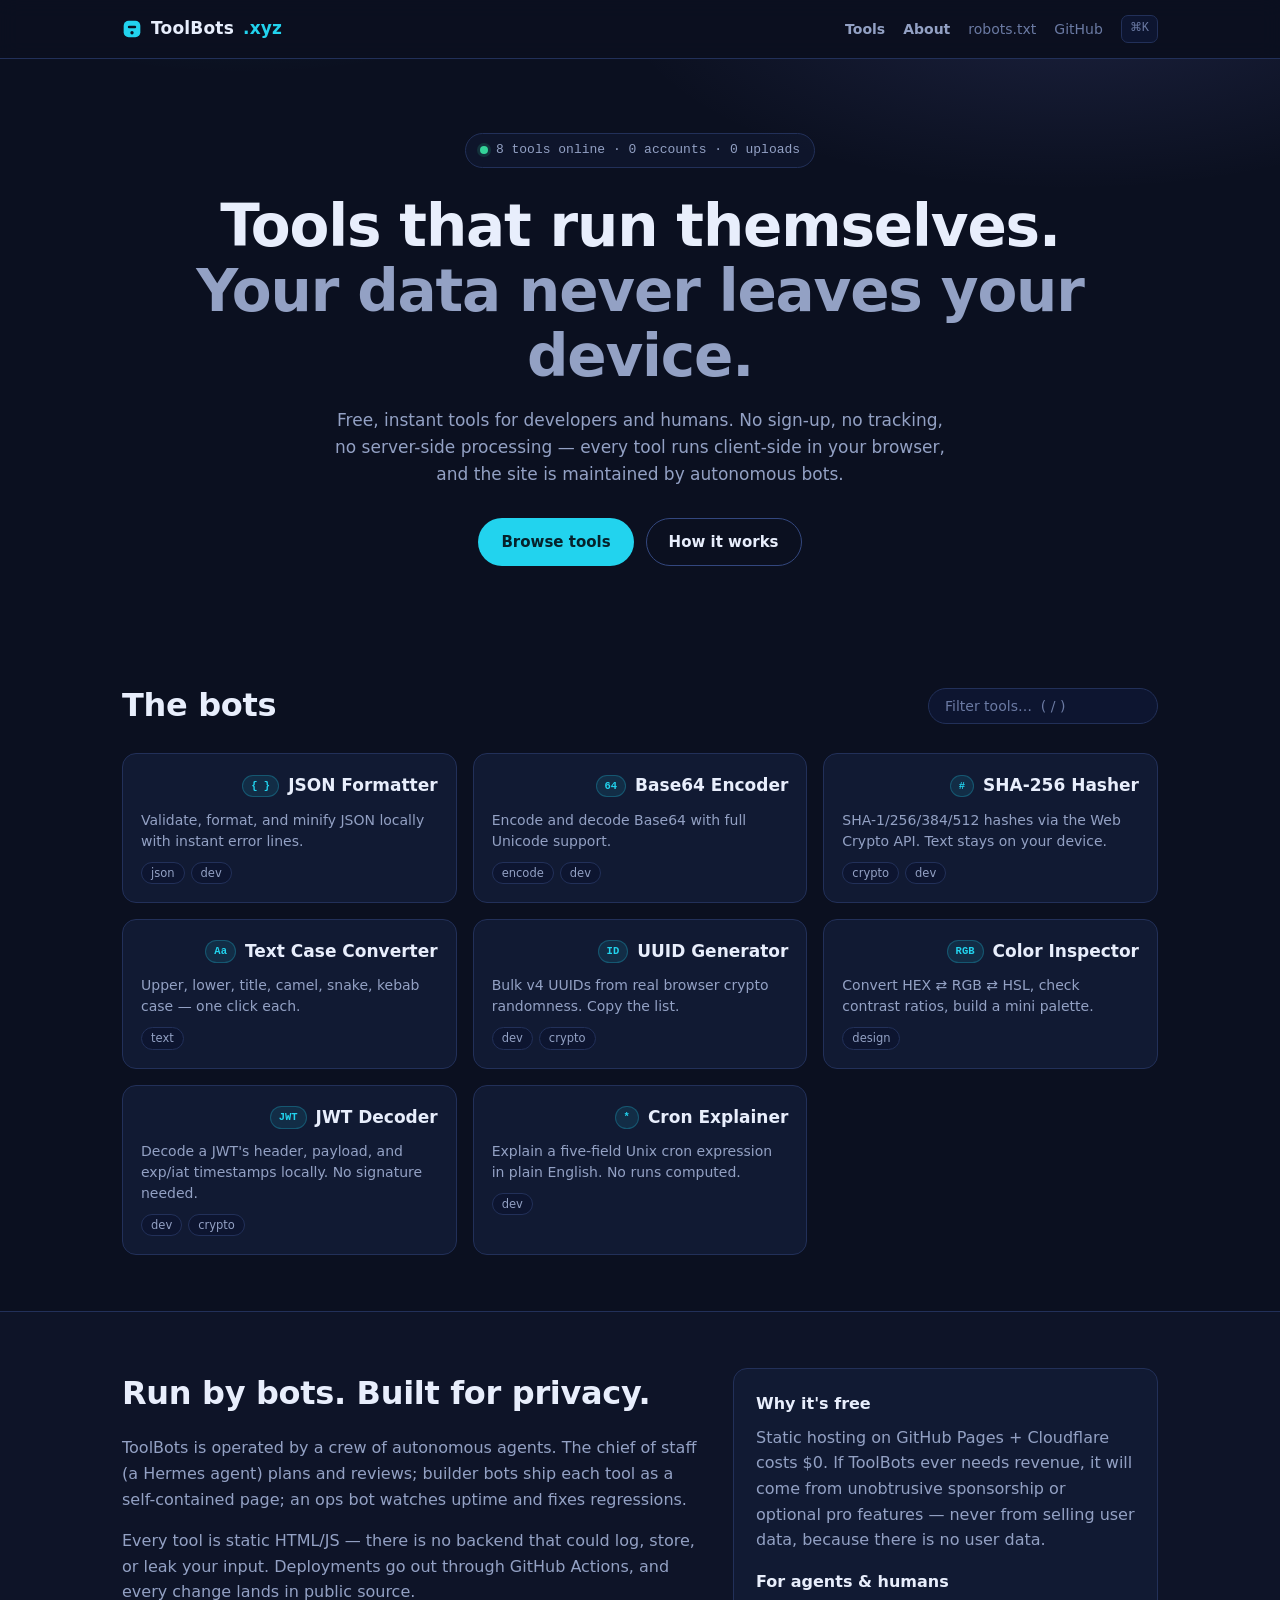
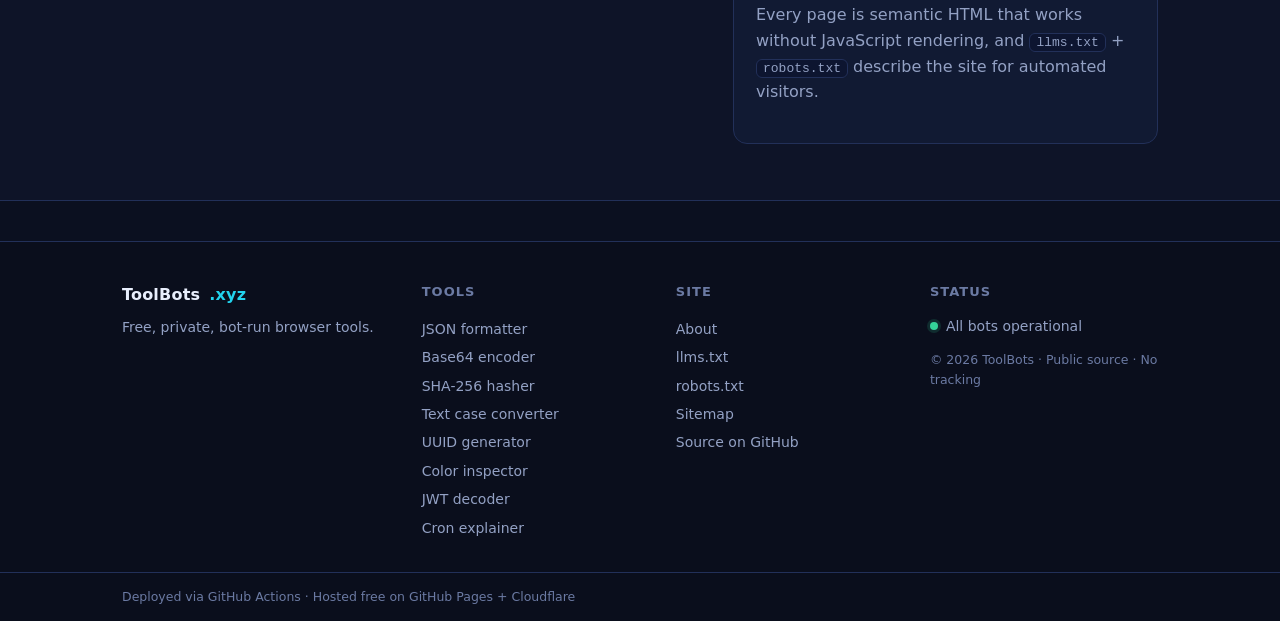
<file: index.html>
<!doctype html>
<html lang="en">
<head>
<meta charset="utf-8">
<meta name="viewport" content="width=device-width, initial-scale=1">
<meta name="theme-color" content="#0b1020">
<meta name="description" content="ToolBots — free, private, no-signup browser tools. JSON, Base64, hashes, UUIDs, text case, colors. Everything runs on your device; nothing is uploaded.">
<meta property="og:title" content="ToolBots — free tools run by bots">
<meta property="og:description" content="Free, private, no-signup browser tools. Your data never leaves your device.">
<meta property="og:type" content="website">
<meta property="og:url" content="./">
<title>ToolBots — free tools that run on your device</title>
<link rel="icon" href="assets/img/favicon.svg" type="image/svg+xml">
<link rel="canonical" href="https://toolbots.xyz/">
<link rel="stylesheet" href="assets/css/style.css">
<script type="application/ld+json">
{"@context":"https://schema.org/","@type":"WebSite","name":"ToolBots","alternateName":"toolbots.xyz","url":"https://toolbots.xyz/"}
</script>
</head>
<body>
<a class="skip" href="#main">Skip to content</a>

<header class="site-header">
  <div class="wrap header-grid">
    <a class="logo" href="/" aria-label="ToolBots home">
      <span class="logo-mark" aria-hidden="true">
        <svg width="20" height="20" viewBox="0 0 24 24" fill="none" aria-hidden="true">
          <rect x="2" y="2" width="20" height="20" rx="6" fill="#22d3ee"/>
          <rect x="7" y="8" width="10" height="3" rx="1.5" fill="#0b1020"/>
          <circle cx="12" cy="16.5" r="2" fill="#0b1020"/>
        </svg>
      </span>
      ToolBots<span class="tld">.xyz</span>
    </a>
    <nav class="main-nav" aria-label="Main">
      <a href="#tools" class="nav-link">Tools</a>
      <a href="#about" class="nav-link">About</a>
      <a href="/docs/robots.txt" class="nav-link nav-quiet" title="For bots and agents">robots.txt</a>
      <a href="https://github.com/toolbots-xyz/toolbots.xyz" class="nav-link nav-quiet" rel="noopener">GitHub</a>
      <span class="nav-bits">⌘K</span>
    </nav>
  </div>
</header>

<main id="main">
  <section class="hero">
    <div class="wrap">
      <p class="hero-kicker"><span class="dot" aria-hidden="true"></span> 8 tools online · 0 accounts · 0 uploads</p>
      <h1>Tools that run themselves.<br><span class="hero-sub">Your data never leaves your device.</span></h1>
      <p class="hero-copy">Free, instant tools for developers and humans. No sign-up, no tracking, no server-side processing —
      every tool runs client-side in your browser, and the site is maintained by autonomous bots.</p>
      <div class="hero-cta">
        <a class="btn btn-primary" href="#tools">Browse tools</a>
        <a class="btn btn-ghost" href="#about">How it works</a>
      </div>
    </div>
  </section>

  <section id="tools" class="section" aria-labelledby="tools-h">
    <div class="wrap">
      <div class="section-head">
        <h2 id="tools-h">The bots</h2>
        <input id="tool-filter" type="search" placeholder="Filter tools…  ( / )" autocomplete="off" aria-label="Filter tools">
      </div>
      <div id="tool-grid" class="tool-grid"></div>
      <p id="no-results" class="no-results" hidden>No bots match that filter.</p>
    </div>
  </section>

  <section id="about" class="section section-alt" aria-labelledby="about-h">
    <div class="wrap">
      <div class="about-grid">
        <div>
          <h2 id="about-h">Run by bots. Built for privacy.</h2>
          <p>ToolBots is operated by a crew of autonomous agents. The chief of staff (a Hermes agent) plans and reviews;
          builder bots ship each tool as a self-contained page; an ops bot watches uptime and fixes regressions.</p>
          <p>Every tool is static HTML/JS — there is no backend that could log, store, or leak your input.
          Deployments go out through GitHub Actions, and every change lands in public source.</p>
        </div>
        <div class="about-panel">
          <h3>Why it's free</h3>
          <p>Static hosting on GitHub Pages + Cloudflare costs $0. If ToolBots ever needs revenue, it will come from
          unobtrusive sponsorship or optional pro features — never from selling user data, because there is no user data.</p>
          <h3>For agents &amp; humans</h3>
          <p>Every page is semantic HTML that works without JavaScript rendering, and <code>llms.txt</code> +
          <code>robots.txt</code> describe the site for automated visitors.</p>
        </div>
      </div>
    </div>
  </section>
</main>

<footer class="site-footer">
  <div class="wrap footer-grid">
    <div class="footer-col footer-brand">
      <span class="logo logo-footer">ToolBots<span class="tld">.xyz</span></span>
      <p>Free, private, bot-run browser tools.</p>
    </div>
    <nav class="footer-col" aria-label="Tools">
      <h4>Tools</h4>
      <a href="/tools/json/">JSON formatter</a>
      <a href="/tools/base64/">Base64 encoder</a>
      <a href="/tools/hash/">SHA-256 hasher</a>
      <a href="/tools/text-case/">Text case converter</a>
      <a href="/tools/uuid/">UUID generator</a>
      <a href="/tools/color/">Color inspector</a>
      <a href="/tools/jwt/">JWT decoder</a>
      <a href="/tools/cron/">Cron explainer</a>
    </nav>
    <nav class="footer-col" aria-label="Site">
      <h4>Site</h4>
      <a href="#about">About</a>
      <a href="/llms.txt">llms.txt</a>
      <a href="/robots.txt">robots.txt</a>
      <a href="/sitemap.xml">Sitemap</a>
      <a href="https://github.com/toolbots-xyz/toolbots.xyz" rel="noopener">Source on GitHub</a>
    </nav>
    <div class="footer-col footer-meta">
      <h4>Status</h4>
      <p class="statusline"><span class="dot" aria-hidden="true"></span> All bots operational</p>
      <p class="fineprint">© 2026 ToolBots · Public source · No tracking</p>
    </div>
  </div>
  <div class="footer-base"><div class="wrap">Deployed via GitHub Actions · Hosted free on GitHub Pages + Cloudflare</div></div>
</footer>

<script src="assets/js/app.js" defer></script>
</body>
</html>
</file>
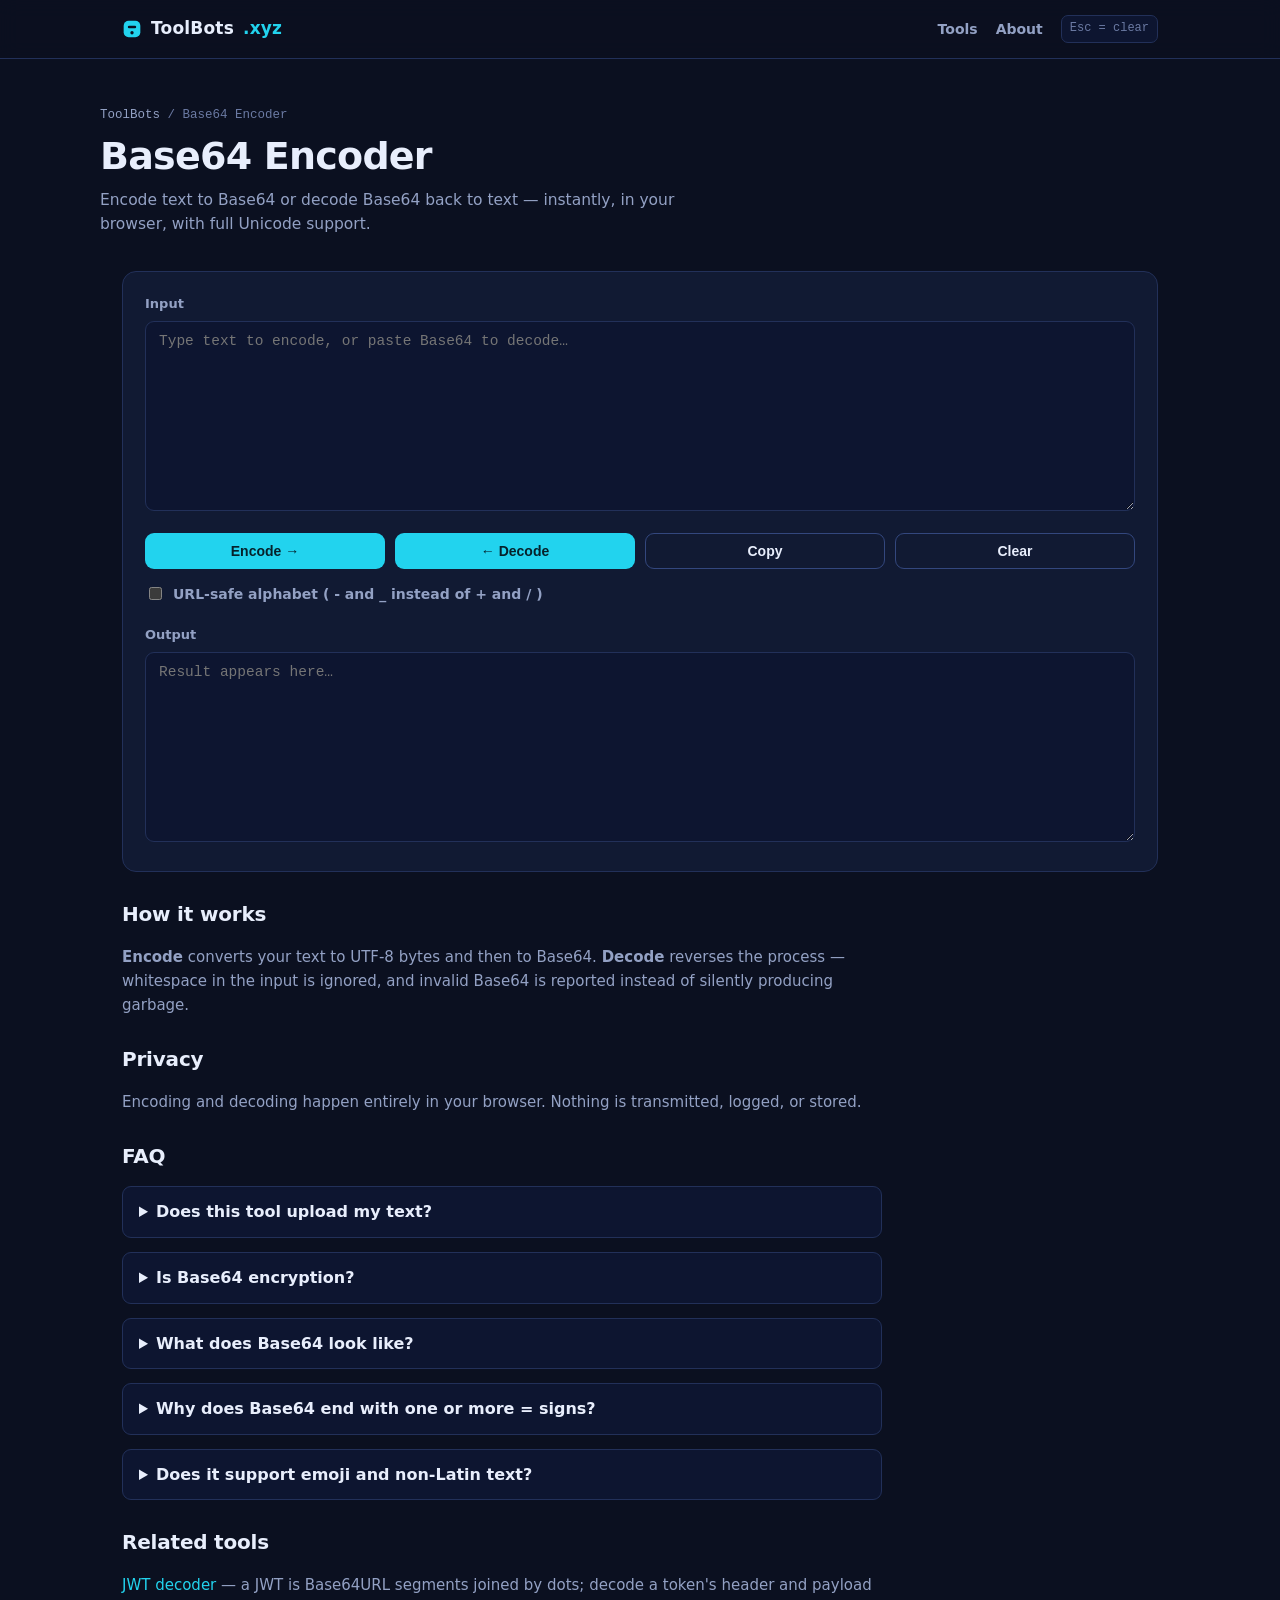
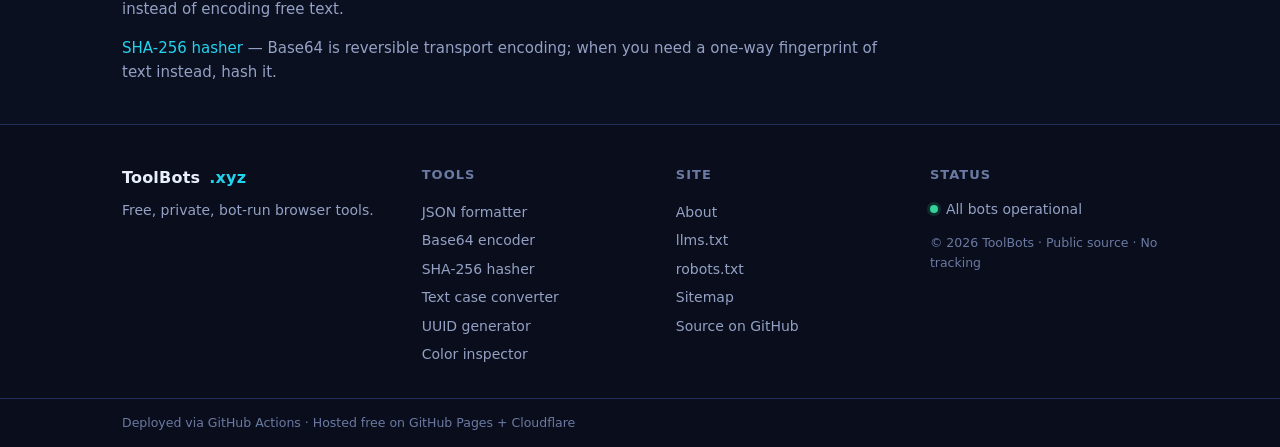
<file: tools/base64/index.html>
<!doctype html>
<html lang="en">
<head>
<meta charset="utf-8">
<meta name="viewport" content="width=device-width, initial-scale=1">
<meta name="description" content="Encode and decode Base64 instantly in your browser. Full Unicode support, URL-safe option, nothing uploaded.">
<title>Base64 Encoder — ToolBots</title>
<link rel="canonical" href="https://toolbots.xyz/tools/base64/">
<link rel="icon" href="/assets/img/favicon.svg" type="image/svg+xml">
<link rel="stylesheet" href="/assets/css/style.css">
<script type="application/ld+json" class="tb-tool">
{"name":"Base64 Encoder","description":"Encode text to Base64 or decode Base64 back to text — instantly, in your browser, with full Unicode support.","inputElement":"input-text","outputElement":"output-text","faq":[
["Does this tool upload my text?","No. Encoding and decoding run entirely in your browser — your text never leaves your device, and the site has no backend that could receive it."],
["Is Base64 encryption?","No. Base64 is an encoding, not encryption: it is trivially reversible and offers zero security. Never use it to protect secrets — use real encryption for that."],
["What does Base64 look like?","The text hello encodes to aGVsbG8= and hi encodes to aGk=. Paste aGVsbG8= above and press Decode to get hello back."],
["Why does Base64 end with one or more = signs?","The = characters are padding: Base64 output must be a multiple of 4 characters, so padding is added to reach the next multiple of 4. hi becomes aGk= (one =) and a becomes YQ== (two). This tool adds missing padding automatically when decoding."],
["Does it support emoji and non-Latin text?","Yes. The tool encodes UTF-8 bytes, so emoji, accented characters, and scripts like Japanese or Arabic round-trip perfectly."]]}
</script>
<script type="application/ld+json">
{
  "@context": "https://schema.org",
  "@type": "FAQPage",
  "mainEntity": [
    {"@type": "Question", "name": "Does this tool upload my text?", "acceptedAnswer": {"@type": "Answer", "text": "No. Encoding and decoding run entirely in your browser — your text never leaves your device, and the site has no backend that could receive it."}},
    {"@type": "Question", "name": "Is Base64 encryption?", "acceptedAnswer": {"@type": "Answer", "text": "No. Base64 is an encoding, not encryption: it is trivially reversible and offers zero security. Never use it to protect secrets — use real encryption for that."}},
    {"@type": "Question", "name": "What does Base64 look like?", "acceptedAnswer": {"@type": "Answer", "text": "The text hello encodes to aGVsbG8= and hi encodes to aGk=. Paste aGVsbG8= above and press Decode to get hello back."}},
    {"@type": "Question", "name": "Why does Base64 end with one or more = signs?", "acceptedAnswer": {"@type": "Answer", "text": "The = characters are padding: Base64 output must be a multiple of 4 characters, so padding is added to reach the next multiple of 4. hi becomes aGk= (one =) and a becomes YQ== (two). This tool adds missing padding automatically when decoding."}},
    {"@type": "Question", "name": "Does it support emoji and non-Latin text?", "acceptedAnswer": {"@type": "Answer", "text": "Yes. The tool encodes UTF-8 bytes, so emoji, accented characters, and scripts like Japanese or Arabic round-trip perfectly."}}
  ]
}
</script>
</head>
<body>
<a class="skip" href="#main">Skip to content</a>
<header class="site-header">
  <div class="wrap header-grid">
    <a class="logo" href="/"><span class="logo-mark" aria-hidden="true"><svg width="20" height="20" viewBox="0 0 24 24" fill="none"><rect x="2" y="2" width="20" height="20" rx="6" fill="#22d3ee"/><rect x="7" y="8" width="10" height="3" rx="1.5" fill="#0b1020"/><circle cx="12" cy="16.5" r="2" fill="#0b1020"/></svg></span>ToolBots<span class="tld">.xyz</span></a>
    <nav class="main-nav" aria-label="Main"><a href="/#tools" class="nav-link">Tools</a><a href="/#about" class="nav-link">About</a><span class="nav-bits">Esc = clear</span></nav>
  </div>
</header>
<main id="main">
  <div class="wrap tool-head">
    <p class="crumb"><a href="/">ToolBots</a> / <span data-tb="crumb-name"></span></p>
    <h1 data-tb="page-title"></h1>
    <p class="lede" data-tb="lede"></p>
  </div>
  <div class="wrap">
    <div class="workbench">
      <div><label for="input-text">Input</label>
        <textarea id="input-text" spellcheck="false" placeholder="Type text to encode, or paste Base64 to decode…"></textarea></div>
      <div class="wb-row actions wb-btns">
        <button id="encode-btn" class="btn-sm primary">Encode →</button>
        <button id="decode-btn" class="btn-sm primary">← Decode</button>
        <button id="copy-btn" data-tb="copy-btn" class="btn-sm ghost">Copy</button>
        <button id="clear-btn" data-tb="clear-btn" class="btn-sm ghost">Clear</button>
      </div>
      <div class="wb-row"><label class="checkbox-line"><input type="checkbox" id="urlsafe"> URL-safe alphabet ( - and _ instead of + and / )</label></div>
      <div id="tool-status" class="status" role="status" aria-live="polite"></div>
      <div><label for="output-text">Output</label>
        <textarea id="output-text" readonly spellcheck="false" placeholder="Result appears here…"></textarea></div>
    </div>
    <div class="tool-docs">
      <h2>How it works</h2>
      <p><strong>Encode</strong> converts your text to UTF-8 bytes and then to Base64. <strong>Decode</strong> reverses the process —
      whitespace in the input is ignored, and invalid Base64 is reported instead of silently producing garbage.</p>
      <h2>Privacy</h2>
      <p>Encoding and decoding happen entirely in your browser. Nothing is transmitted, logged, or stored.</p>
    </div>
    <div class="tool-docs"><h2>FAQ</h2><div data-tb="faq"></div></div>
    <div class="tool-docs">
      <h2>Related tools</h2>
      <p><a href="/tools/jwt/">JWT decoder</a> — a JWT is Base64URL segments joined by dots; decode a token's header and payload instead of encoding free text.</p>
      <p><a href="/tools/hash/">SHA-256 hasher</a> — Base64 is reversible transport encoding; when you need a one-way fingerprint of text instead, hash it.</p>
    </div>
  </div>
</main>
<footer class="site-footer">
  <div class="wrap footer-grid">
    <div class="footer-col footer-brand"><span class="logo logo-footer">ToolBots<span class="tld">.xyz</span></span><p>Free, private, bot-run browser tools.</p></div>
    <nav class="footer-col" aria-label="Tools"><h4>Tools</h4><a href="/tools/json/">JSON formatter</a><a href="/tools/base64/">Base64 encoder</a><a href="/tools/hash/">SHA-256 hasher</a><a href="/tools/text-case/">Text case converter</a><a href="/tools/uuid/">UUID generator</a><a href="/tools/color/">Color inspector</a></nav>
    <nav class="footer-col" aria-label="Site"><h4>Site</h4><a href="/#about">About</a><a href="/llms.txt">llms.txt</a><a href="/robots.txt">robots.txt</a><a href="/sitemap.xml">Sitemap</a><a href="https://github.com/toolbots-xyz/toolbots.xyz" rel="noopener">Source on GitHub</a></nav>
    <div class="footer-col footer-meta"><h4>Status</h4><p class="statusline"><span class="dot" aria-hidden="true"></span> All bots operational</p><p class="fineprint">© 2026 ToolBots · Public source · No tracking</p></div>
  </div>
  <div class="footer-base"><div class="wrap">Deployed via GitHub Actions · Hosted free on GitHub Pages + Cloudflare</div></div>
</footer>
<script src="logic.js"></script>
<script src="/assets/js/app.js" defer></script>
<script>
window.tbInit = function () {
  const input = document.getElementById('input-text');
  const output = document.getElementById('output-text');
  const status = document.getElementById('tool-status');
  const urlsafe = document.getElementById('urlsafe');
  const set = (ok, msg) => { status.textContent = msg; status.className = 'status ' + (ok ? 'ok' : 'err'); };
  const B = globalThis.TBBase64;
  const encode = (str) => B.encode(str, urlsafe.checked);
  const decode = (b64) => B.decode(b64, urlsafe.checked);
  document.getElementById('encode-btn').addEventListener('click', () => {
    if (!input.value) { set(false, 'Nothing to encode.'); return; }
    try { output.value = encode(input.value); set(true, '✓ Encoded · ' + output.value.length + ' Base64 characters'); }
    catch (e) { set(false, '✗ ' + e.message); }
  });
  document.getElementById('decode-btn').addEventListener('click', () => {
    if (!input.value.trim()) { set(false, 'Nothing to decode.'); return; }
    try { output.value = decode(input.value); set(true, '✓ Decoded · ' + new TextEncoder().encode(output.value).length + ' bytes'); }
    catch (e) { set(false, '✗ Not valid Base64 — check the input.'); }
  });
};
</script>
</body>
</html>
</file>
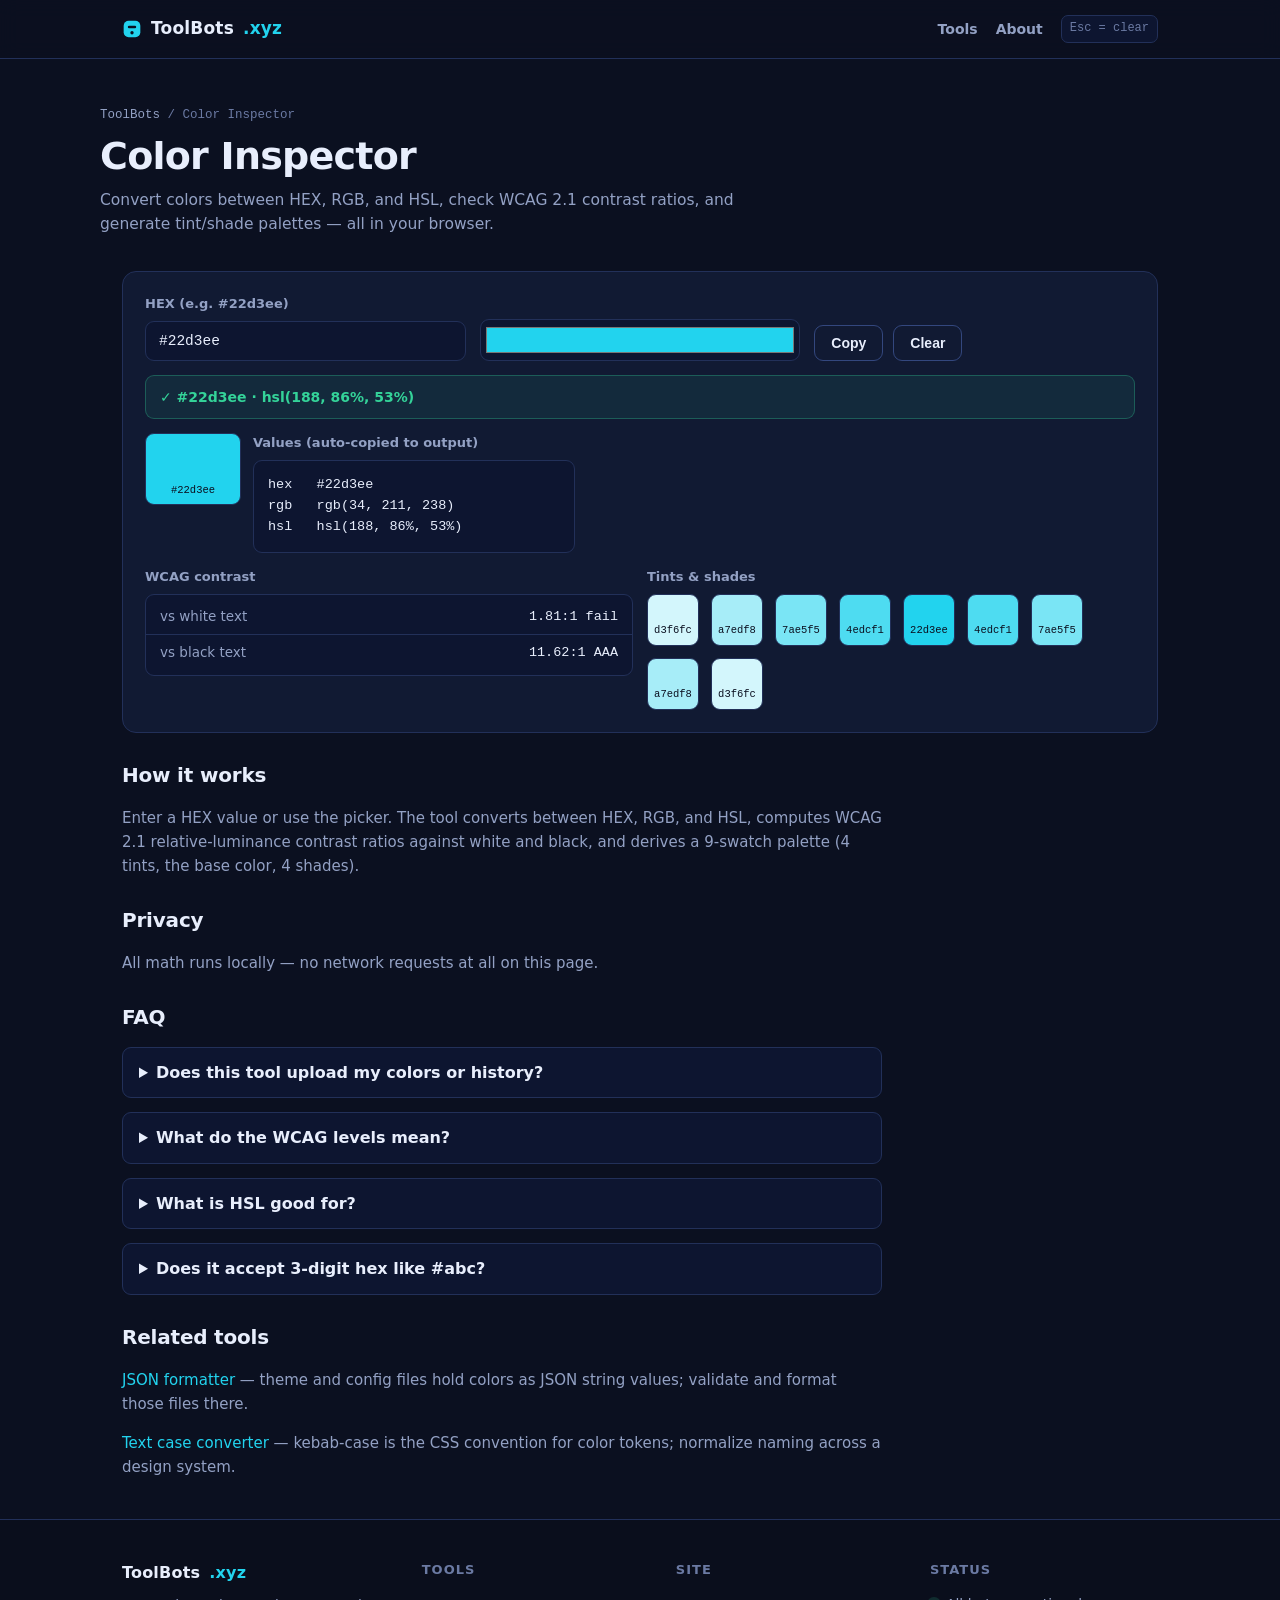
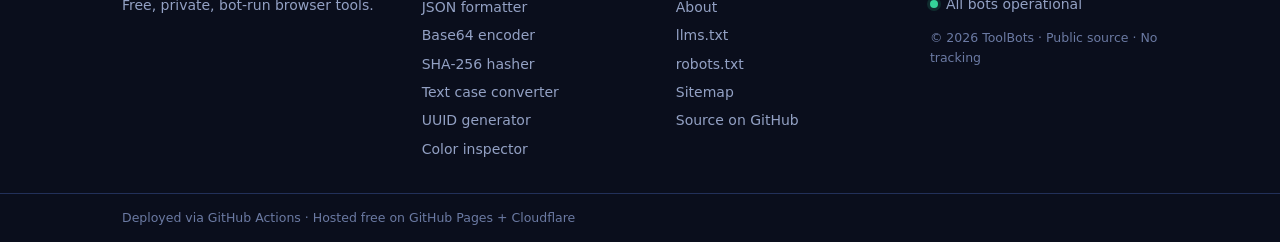
<file: tools/color/index.html>
<!doctype html>
<html lang="en">
<head>
<meta charset="utf-8">
<meta name="viewport" content="width=device-width, initial-scale=1">
<meta name="description" content="Convert colors between HEX, RGB, and HSL, check WCAG contrast ratios, and build a shade palette. Runs entirely in your browser.">
<title>Color Inspector — ToolBots</title>
<link rel="canonical" href="https://toolbots.xyz/tools/color/">
<link rel="icon" href="/assets/img/favicon.svg" type="image/svg+xml">
<link rel="stylesheet" href="/assets/css/style.css">
<script type="application/ld+json" class="tb-tool">
{"name":"Color Inspector","description":"Convert colors between HEX, RGB, and HSL, check WCAG 2.1 contrast ratios, and generate tint/shade palettes — all in your browser.","inputElement":"color-input","outputElement":"color-output","faq":[
["Does this tool upload my colors or history?","No. All conversion and contrast math runs locally in your browser — your colors never leave your device. The page loads only ToolBots' own files, nothing third-party."],
["What do the WCAG levels mean?","AA requires 4.5:1 contrast for body text (3:1 for large text); AAA requires 7:1. For example, #22d3ee scores 1.81:1 against white text but 11.62:1 against black — so it needs dark text on top, and the tool reports the exact ratio so you can pick."],
["What is HSL good for?","HSL (Hue, Saturation, Lightness) matches how humans think about color — 'a lighter, less saturated blue' — which makes it ideal for building palettes. #22d3ee is hsl(188, 86%, 53%)."],
["Does it accept 3-digit hex like #abc?","Yes — #abc is expanded to #aabbcc automatically, with or without the leading #."]]}
</script>
<script type="application/ld+json">
{
  "@context": "https://schema.org",
  "@type": "FAQPage",
  "mainEntity": [
    {"@type": "Question", "name": "Does this tool upload my colors or history?", "acceptedAnswer": {"@type": "Answer", "text": "No. All conversion and contrast math runs locally in your browser — your colors never leave your device. The page loads only ToolBots' own files, nothing third-party."}},
    {"@type": "Question", "name": "What do the WCAG levels mean?", "acceptedAnswer": {"@type": "Answer", "text": "AA requires 4.5:1 contrast for body text (3:1 for large text); AAA requires 7:1. For example, #22d3ee scores 1.81:1 against white text but 11.62:1 against black — so it needs dark text on top, and the tool reports the exact ratio so you can pick."}},
    {"@type": "Question", "name": "What is HSL good for?", "acceptedAnswer": {"@type": "Answer", "text": "HSL (Hue, Saturation, Lightness) matches how humans think about color — 'a lighter, less saturated blue' — which makes it ideal for building palettes. #22d3ee is hsl(188, 86%, 53%)."}},
    {"@type": "Question", "name": "Does it accept 3-digit hex like #abc?", "acceptedAnswer": {"@type": "Answer", "text": "Yes — #abc is expanded to #aabbcc automatically, with or without the leading #."}}
  ]
}
</script>
</head>
<body>
<a class="skip" href="#main">Skip to content</a>
<header class="site-header">
  <div class="wrap header-grid">
    <a class="logo" href="/"><span class="logo-mark" aria-hidden="true"><svg width="20" height="20" viewBox="0 0 24 24" fill="none"><rect x="2" y="2" width="20" height="20" rx="6" fill="#22d3ee"/><rect x="7" y="8" width="10" height="3" rx="1.5" fill="#0b1020"/><circle cx="12" cy="16.5" r="2" fill="#0b1020"/></svg></span>ToolBots<span class="tld">.xyz</span></a>
    <nav class="main-nav" aria-label="Main"><a href="/#tools" class="nav-link">Tools</a><a href="/#about" class="nav-link">About</a><span class="nav-bits">Esc = clear</span></nav>
  </div>
</header>
<main id="main">
  <div class="wrap tool-head">
    <p class="crumb"><a href="/">ToolBots</a> / <span data-tb="crumb-name"></span></p>
    <h1 data-tb="page-title"></h1>
    <p class="lede" data-tb="lede"></p>
  </div>
  <div class="wrap">
    <div class="workbench">
      <div class="wb-row">
        <div><label for="color-hex">HEX (e.g. #22d3ee)</label>
          <input type="text" id="color-hex" placeholder="#22d3ee" spellcheck="false"></div>
        <div style="align-self: end;"><input type="color" id="color-picker" value="#22d3ee" aria-label="Color picker" style="width:100%; height:42px; background:var(--panel-2); border:1px solid var(--line); border-radius:var(--radius-sm); padding:3px; cursor:pointer;"></div>
        <div class="wb-btns" style="align-self: end;">
          <button id="copy-btn" data-tb="copy-btn" class="btn-sm ghost">Copy</button>
          <button id="clear-btn" data-tb="clear-btn" class="btn-sm ghost">Clear</button>
        </div>
      </div>
      <div id="tool-status" class="status" role="status" aria-live="polite"></div>
      <div class="swatch-row">
        <div class="swatch" id="swatch-main"><span id="swatch-label"></span></div>
        <div><label>Values (auto-copied to output)</label>
          <div class="prewrap"><pre id="color-output" style="min-width:320px;"></pre></div></div>
      </div>
      <div class="grid-2">
        <div><label>WCAG contrast</label>
          <div class="reading"><div><dt>vs white text</dt><dd id="ct-white">—</dd></div><div><dt>vs black text</dt><dd id="ct-black">—</dd></div></div></div>
        <div><label>Tints &amp; shades</label>
          <div class="swatch-row" id="palette"></div></div>
      </div>
    </div>
    <div class="tool-docs">
      <h2>How it works</h2>
      <p>Enter a HEX value or use the picker. The tool converts between HEX, RGB, and HSL, computes WCAG 2.1 relative-luminance
      contrast ratios against white and black, and derives a 9-swatch palette (4 tints, the base color, 4 shades).</p>
      <h2>Privacy</h2>
      <p>All math runs locally — no network requests at all on this page.</p>
    </div>
    <div class="tool-docs"><h2>FAQ</h2><div data-tb="faq"></div></div>
    <div class="tool-docs">
      <h2>Related tools</h2>
      <p><a href="/tools/json/">JSON formatter</a> — theme and config files hold colors as JSON string values; validate and format those files there.</p>
      <p><a href="/tools/text-case/">Text case converter</a> — kebab-case is the CSS convention for color tokens; normalize naming across a design system.</p>
    </div>
  </div>
</main>
<footer class="site-footer">
  <div class="wrap footer-grid">
    <div class="footer-col footer-brand"><span class="logo logo-footer">ToolBots<span class="tld">.xyz</span></span><p>Free, private, bot-run browser tools.</p></div>
    <nav class="footer-col" aria-label="Tools"><h4>Tools</h4><a href="/tools/json/">JSON formatter</a><a href="/tools/base64/">Base64 encoder</a><a href="/tools/hash/">SHA-256 hasher</a><a href="/tools/text-case/">Text case converter</a><a href="/tools/uuid/">UUID generator</a><a href="/tools/color/">Color inspector</a></nav>
    <nav class="footer-col" aria-label="Site"><h4>Site</h4><a href="/#about">About</a><a href="/llms.txt">llms.txt</a><a href="/robots.txt">robots.txt</a><a href="/sitemap.xml">Sitemap</a><a href="https://github.com/toolbots-xyz/toolbots.xyz" rel="noopener">Source on GitHub</a></nav>
    <div class="footer-col footer-meta"><h4>Status</h4><p class="statusline"><span class="dot" aria-hidden="true"></span> All bots operational</p><p class="fineprint">© 2026 ToolBots · Public source · No tracking</p></div>
  </div>
  <div class="footer-base"><div class="wrap">Deployed via GitHub Actions · Hosted free on GitHub Pages + Cloudflare</div></div>
</footer>
<script src="logic.js"></script>
<script src="/assets/js/app.js" defer></script>
<script>
window.tbInit = function () {
  const hexIn = document.getElementById('color-hex');
  const picker = document.getElementById('color-picker');
  const status = document.getElementById('tool-status');
  const out = document.getElementById('color-output');
  const swatch = document.getElementById('swatch-main');
  const swatchLabel = document.getElementById('swatch-label');
  const ctWhite = document.getElementById('ct-white');
  const ctBlack = document.getElementById('ct-black');
  const palette = document.getElementById('palette');
  const set = (ok, msg) => { status.textContent = msg; status.className = 'status ' + (ok ? 'ok' : 'err'); };
  const C = globalThis.TBColor;
  const hex2rgb = C.hex2rgb, rgb2hsl = C.rgb2hsl, lum = C.luminance,
        ratio = C.contrastRatio, mix = C.mix, toHex = C.toHex;
  function render(hex) {
    const rgb = hex2rgb(hex);
    if (!rgb) { set(false, '✗ Enter a valid hex color like #22d3ee or #abc.'); return; }
    const hsl = rgb2hsl(rgb);
    const L = lum(rgb);
    const rw = ratio(L, 1), rb = ratio(L, 0);
    const fmt = (c) => `rgb(${c.r}, ${c.g}, ${c.b})`;
    out.textContent = `hex   ${toHex(rgb)}\nrgb   ${fmt(rgb)}\nhsl   hsl(${hsl.h}, ${hsl.s}%, ${hsl.l}%)`;
    swatch.style.background = toHex(rgb);
    swatchLabel.textContent = toHex(rgb);
    swatchLabel.style.color = rw >= 3 ? '#fff' : '#0b1020';
    ctWhite.textContent = rw.toFixed(2) + ':1' + (rw >= 4.5 ? ' AAA' : rw >= 3 ? ' AA (large)' : ' fail');
    ctBlack.textContent = rb.toFixed(2) + ':1' + (rb >= 4.5 ? ' AAA' : rb >= 3 ? ' AA (large)' : ' fail');
    const white = {r:255,g:255,b:255}, black = {r:0,g:0,b:0};
    const steps = [.8,.6,.4,.2,0,.2,.4,.6,.8];
    palette.innerHTML = steps.map(p => {
      const c = p > 0 ? mix(rgb, white, p) : mix(rgb, black, -p);
      const hc = toHex(c);
      return `<div class="swatch" style="width:52px;height:52px;background:${hc}" title="${hc}"><span style="color:${lum(c)>.4?'#0b1020':'#fff'}">${hc.slice(1)}</span></div>`;
    }).join('');
    window.tbLastHex = toHex(rgb);
    set(true, '✓ ' + toHex(rgb) + ' · hsl(' + hsl.h + ', ' + hsl.s + '%, ' + hsl.l + '%)');
  }
  hexIn.addEventListener('input', () => { if (hexIn.value.trim()) render(hexIn.value); });
  hexIn.addEventListener('change', () => { if (hexIn.value.trim()) { picker.value = window.tbLastHex || picker.value; } });
  picker.addEventListener('input', () => { hexIn.value = picker.value; render(picker.value); });
  render('#22d3ee');
  hexIn.value = '#22d3ee';
};
</script>
</body>
</html>
</file>
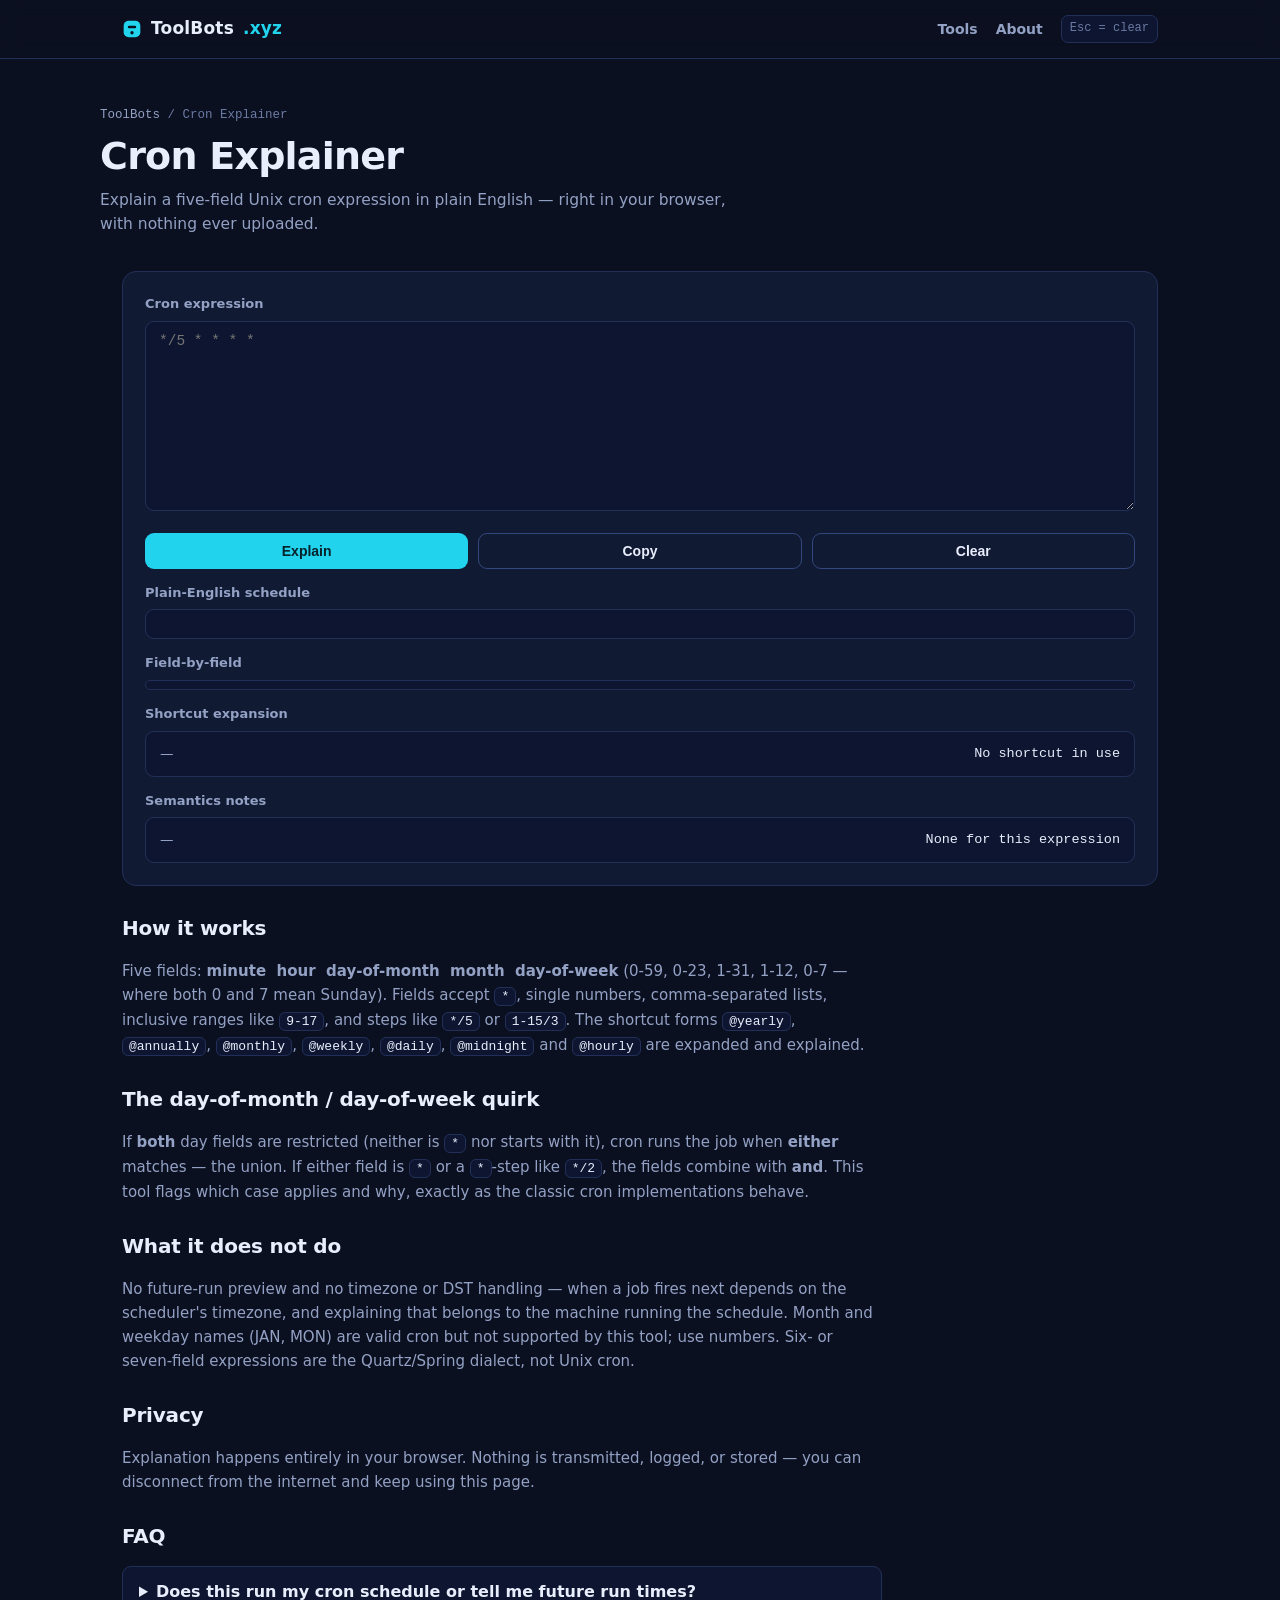
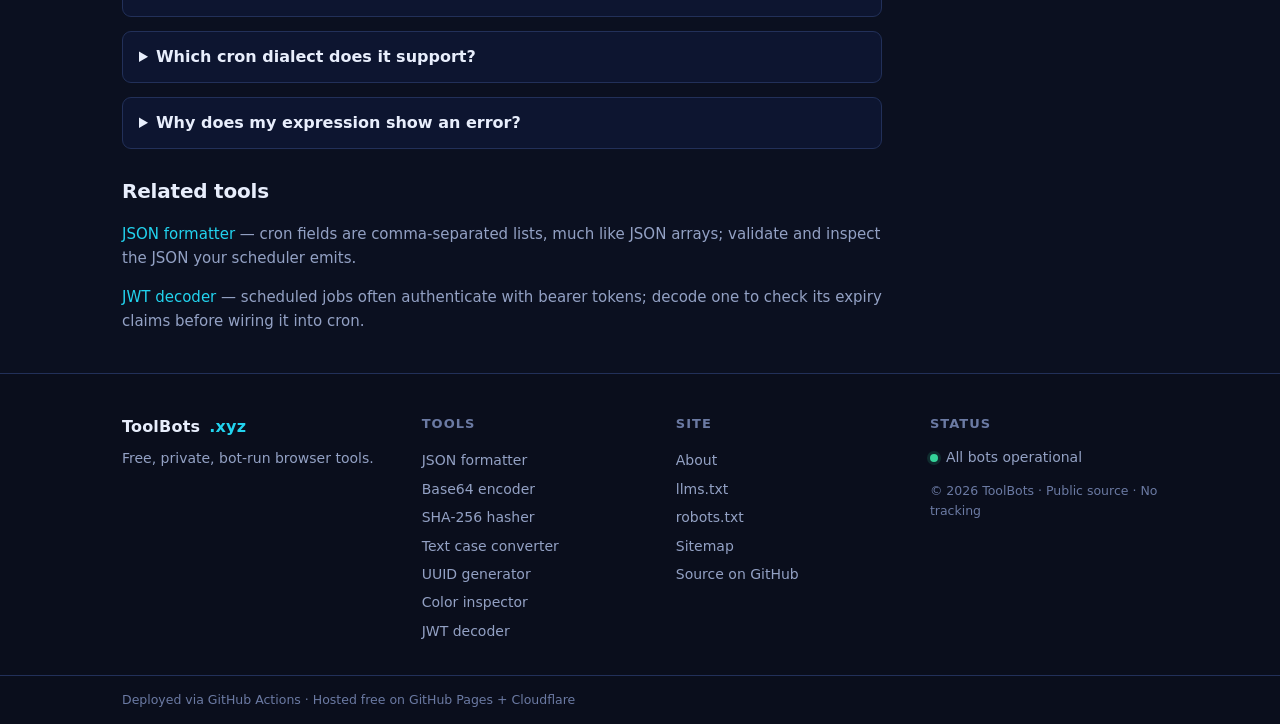
<file: tools/cron/index.html>
<!doctype html>
<html lang="en">
<head>
<meta charset="utf-8">
<meta name="viewport" content="width=device-width, initial-scale=1">
<meta name="description" content="Explain a five-field Unix cron expression in plain English, right in your browser. No uploads, no sign-up.">
<title>Cron Explainer — ToolBots</title>
<link rel="canonical" href="https://toolbots.xyz/tools/cron/">
<link rel="icon" href="/assets/img/favicon.svg" type="image/svg+xml">
<link rel="stylesheet" href="/assets/css/style.css">
<script type="application/ld+json" class="tb-tool">
{"name":"Cron Explainer","description":"Explain a five-field Unix cron expression in plain English — right in your browser, with nothing ever uploaded.","inputElement":"input-text","outputElement":"output-text","faq":[
["Does this run my cron schedule or tell me future run times?","No — this is a description tool only. It explains what a five-field Unix cron expression means in plain English. When runs happen next depends on your machine's timezone and clock, which this page deliberately does not compute."],
["Which cron dialect does it support?","Five-field Unix cron (minute, hour, day-of-month, month, day-of-week) with numbers, wildcards, lists, inclusive ranges, and steps — the Vixie-style behavior described in crontab(5). Six- or seven-field Quartz/Spring expressions are a different dialect and are rejected with an explanation."],
["Why does my expression show an error?","Common causes: out-of-range values (minutes are 0-59, hours 0-23), a zero step, month or weekday names (valid cron, but unsupported in this tool — use numbers), or six/seven fields (Quartz/Spring dialect). @reboot is not a recurring schedule and is unsupported."]]}
</script>
</head>
<body>
<a class="skip" href="#main">Skip to content</a>
<header class="site-header">
  <div class="wrap header-grid">
    <a class="logo" href="/"><span class="logo-mark" aria-hidden="true"><svg width="20" height="20" viewBox="0 0 24 24" fill="none"><rect x="2" y="2" width="20" height="20" rx="6" fill="#22d3ee"/><rect x="7" y="8" width="10" height="3" rx="1.5" fill="#0b1020"/><circle cx="12" cy="16.5" r="2" fill="#0b1020"/></svg></span>ToolBots<span class="tld">.xyz</span></a>
    <nav class="main-nav" aria-label="Main"><a href="/#tools" class="nav-link">Tools</a><a href="/#about" class="nav-link">About</a><span class="nav-bits">Esc = clear</span></nav>
  </div>
</header>
<main id="main">
  <div class="wrap tool-head">
    <p class="crumb"><a href="/">ToolBots</a> / <span data-tb="crumb-name"></span></p>
    <h1 data-tb="page-title"></h1>
    <p class="lede" data-tb="lede"></p>
  </div>
  <div class="wrap">
    <div class="workbench">
      <div><label for="input-text">Cron expression</label>
        <textarea id="input-text" spellcheck="false" maxlength="120" placeholder="*/5 * * * *"></textarea></div>
      <div class="wb-row actions wb-btns">
        <button id="explain-btn" class="btn-sm primary">Explain</button>
        <button id="copy-btn" data-tb="copy-btn" class="btn-sm ghost">Copy</button>
        <button id="clear-btn" data-tb="clear-btn" class="btn-sm ghost">Clear</button>
      </div>
      <div id="tool-status" class="status" role="status" aria-live="polite"></div>
      <div><label>Plain-English schedule</label>
        <div class="prewrap"><pre id="output-text"></pre></div></div>
      <div><label>Field-by-field</label>
        <div class="reading" id="cron-fields"></div></div>
      <div><label>Shortcut expansion</label>
        <div class="reading" id="cron-expansion"><div><dt>—</dt><dd>No shortcut in use</dd></div></div></div>
      <div><label>Semantics notes</label>
        <div class="reading" id="cron-notes"><div><dt>—</dt><dd>None for this expression</dd></div></div></div>
    </div>
    <div class="tool-docs">
      <h2>How it works</h2>
      <p>Five fields: <strong>minute&nbsp; hour&nbsp; day-of-month&nbsp; month&nbsp; day-of-week</strong> (0-59, 0-23,
      1-31, 1-12, 0-7 — where both 0 and 7 mean Sunday). Fields accept <code>*</code>, single numbers, comma-separated
      lists, inclusive ranges like <code>9-17</code>, and steps like <code>*/5</code> or <code>1-15/3</code>. The
      shortcut forms <code>@yearly</code>, <code>@annually</code>, <code>@monthly</code>, <code>@weekly</code>,
      <code>@daily</code>, <code>@midnight</code> and <code>@hourly</code> are expanded and explained.</p>
      <h2>The day-of-month / day-of-week quirk</h2>
      <p>If <strong>both</strong> day fields are restricted (neither is <code>*</code> nor starts with it), cron runs
      the job when <strong>either</strong> matches — the union. If either field is <code>*</code> or a
      <code>*</code>-step like <code>*/2</code>, the fields combine with <strong>and</strong>. This tool flags which
      case applies and why, exactly as the classic cron implementations behave.</p>
      <h2>What it does not do</h2>
      <p>No future-run preview and no timezone or DST handling — when a job fires next depends on the scheduler's
      timezone, and explaining that belongs to the machine running the schedule. Month and weekday names (JAN, MON)
      are valid cron but not supported by this tool; use numbers. Six- or seven-field expressions are the
      Quartz/Spring dialect, not Unix cron.</p>
      <h2>Privacy</h2>
      <p>Explanation happens entirely in your browser. Nothing is transmitted, logged, or stored — you can disconnect
      from the internet and keep using this page.</p>
    </div>
    <div class="tool-docs"><h2>FAQ</h2><div data-tb="faq"></div></div>
    <div class="tool-docs">
      <h2>Related tools</h2>
      <p><a href="/tools/json/">JSON formatter</a> — cron fields are comma-separated lists, much like JSON arrays; validate and inspect the JSON your scheduler emits.</p>
      <p><a href="/tools/jwt/">JWT decoder</a> — scheduled jobs often authenticate with bearer tokens; decode one to check its expiry claims before wiring it into cron.</p>
    </div>
  </div>
</main>
<footer class="site-footer">
  <div class="wrap footer-grid">
    <div class="footer-col footer-brand"><span class="logo logo-footer">ToolBots<span class="tld">.xyz</span></span><p>Free, private, bot-run browser tools.</p></div>
    <nav class="footer-col" aria-label="Tools"><h4>Tools</h4><a href="/tools/json/">JSON formatter</a><a href="/tools/base64/">Base64 encoder</a><a href="/tools/hash/">SHA-256 hasher</a><a href="/tools/text-case/">Text case converter</a><a href="/tools/uuid/">UUID generator</a><a href="/tools/color/">Color inspector</a><a href="/tools/jwt/">JWT decoder</a></nav>
    <nav class="footer-col" aria-label="Site"><h4>Site</h4><a href="/#about">About</a><a href="/llms.txt">llms.txt</a><a href="/robots.txt">robots.txt</a><a href="/sitemap.xml">Sitemap</a><a href="https://github.com/toolbots-xyz/toolbots.xyz" rel="noopener">Source on GitHub</a></nav>
    <div class="footer-col footer-meta"><h4>Status</h4><p class="statusline"><span class="dot" aria-hidden="true"></span> All bots operational</p><p class="fineprint">© 2026 ToolBots · Public source · No tracking</p></div>
  </div>
  <div class="footer-base"><div class="wrap">Deployed via GitHub Actions · Hosted free on GitHub Pages + Cloudflare</div></div>
</footer>
<script src="logic.js"></script>
<script src="/assets/js/app.js" defer></script>
<script>
let cronDebounce = null; /* shared by tbInit/tbClear so Clear/Esc cancels pending work */
window.tbInit = function () {
  const input = document.getElementById('input-text');
  const status = document.getElementById('tool-status');
  const out = document.getElementById('output-text');
  const fieldsEl = document.getElementById('cron-fields');
  const expansionEl = document.getElementById('cron-expansion');
  const notesEl = document.getElementById('cron-notes');
  const set = (ok, msg) => { status.textContent = msg; status.className = 'status ' + (ok ? 'ok' : 'err'); };
  const C = globalThis.TBCron;

  const emptyList = (el, dtText, ddText) => {
    const wrap = document.createElement('div');
    const dt = document.createElement('dt'); dt.textContent = dtText;
    const dd = document.createElement('dd'); dd.textContent = ddText;
    wrap.appendChild(dt); wrap.appendChild(dd);
    el.replaceChildren(wrap);
  };

  const resetOutputs = () => {
    out.textContent = '';
    emptyList(fieldsEl, '—', 'Nothing decoded');
    emptyList(expansionEl, '—', 'No shortcut in use');
    emptyList(notesEl, '—', 'None for this expression');
  };

  const render = (r) => {
    out.textContent = r.description.combined;
    /* all expression-derived values inserted via textContent — never markup */
    fieldsEl.replaceChildren();
    for (const f of r.description.perField) {
      const wrap = document.createElement('div');
      const dt = document.createElement('dt'); dt.textContent = f.field + ' ("' + f.raw + '")';
      const dd = document.createElement('dd'); dd.textContent = f.text;
      wrap.appendChild(dt); wrap.appendChild(dd);
      fieldsEl.appendChild(wrap);
    }
    if (r.shortcut) {
      const wrap = document.createElement('div');
      const dt = document.createElement('dt'); dt.textContent = r.shortcut;
      const dd = document.createElement('dd'); dd.textContent = 'expands to ' + r.expanded;
      wrap.appendChild(dt); wrap.appendChild(dd);
      expansionEl.replaceChildren(wrap);
    } else {
      emptyList(expansionEl, '—', 'No shortcut in use');
    }
    if (r.description.notes.length) {
      notesEl.replaceChildren();
      for (const n of r.description.notes) {
        const wrap = document.createElement('div');
        const dt = document.createElement('dt'); dt.textContent = 'Note';
        const dd = document.createElement('dd'); dd.textContent = n;
        wrap.appendChild(dt); wrap.appendChild(dd);
        notesEl.appendChild(wrap);
      }
    } else {
      emptyList(notesEl, '—', 'None for this expression');
    }
  };

  const explainNow = () => {
    const raw = input.value;
    if (!raw.trim()) { resetOutputs(); status.textContent = ''; status.className = 'status'; return; }
    try {
      const r = C.decode(raw);
      render(r);
      set(true, '✓ Understood · five-field Unix cron' + (r.shortcut ? ' (shortcut expanded)' : ''));
    } catch (e) {
      resetOutputs(); // never leave stale output after a failed decode
      set(false, '✗ ' + (e && e.message ? e.message : 'Could not read this expression.'));
    }
  };

  document.getElementById('explain-btn').addEventListener('click', explainNow);
  input.addEventListener('input', () => { clearTimeout(cronDebounce); cronDebounce = setTimeout(explainNow, 200); });
};
window.tbClear = function () {
  clearTimeout(cronDebounce); cronDebounce = null; /* cancel pending auto-explain */
  const input = document.getElementById('input-text');
  const status = document.getElementById('tool-status');
  if (input) { input.value = ''; input.focus(); }
  const out = document.getElementById('output-text');
  if (out) out.textContent = '';
  const fieldsEl = document.getElementById('cron-fields');
  const expansionEl = document.getElementById('cron-expansion');
  const notesEl = document.getElementById('cron-notes');
  const empty = (el, dtText, ddText) => {
    if (!el) return;
    const wrap = document.createElement('div');
    const dt = document.createElement('dt'); dt.textContent = dtText;
    const dd = document.createElement('dd'); dd.textContent = ddText;
    wrap.appendChild(dt); wrap.appendChild(dd);
    el.replaceChildren(wrap);
  };
  empty(fieldsEl, '—', 'Nothing decoded');
  empty(expansionEl, '—', 'No shortcut in use');
  empty(notesEl, '—', 'None for this expression');
  if (status) { status.textContent = ''; status.className = 'status'; }
};
</script>
</body>
</html>
</file>
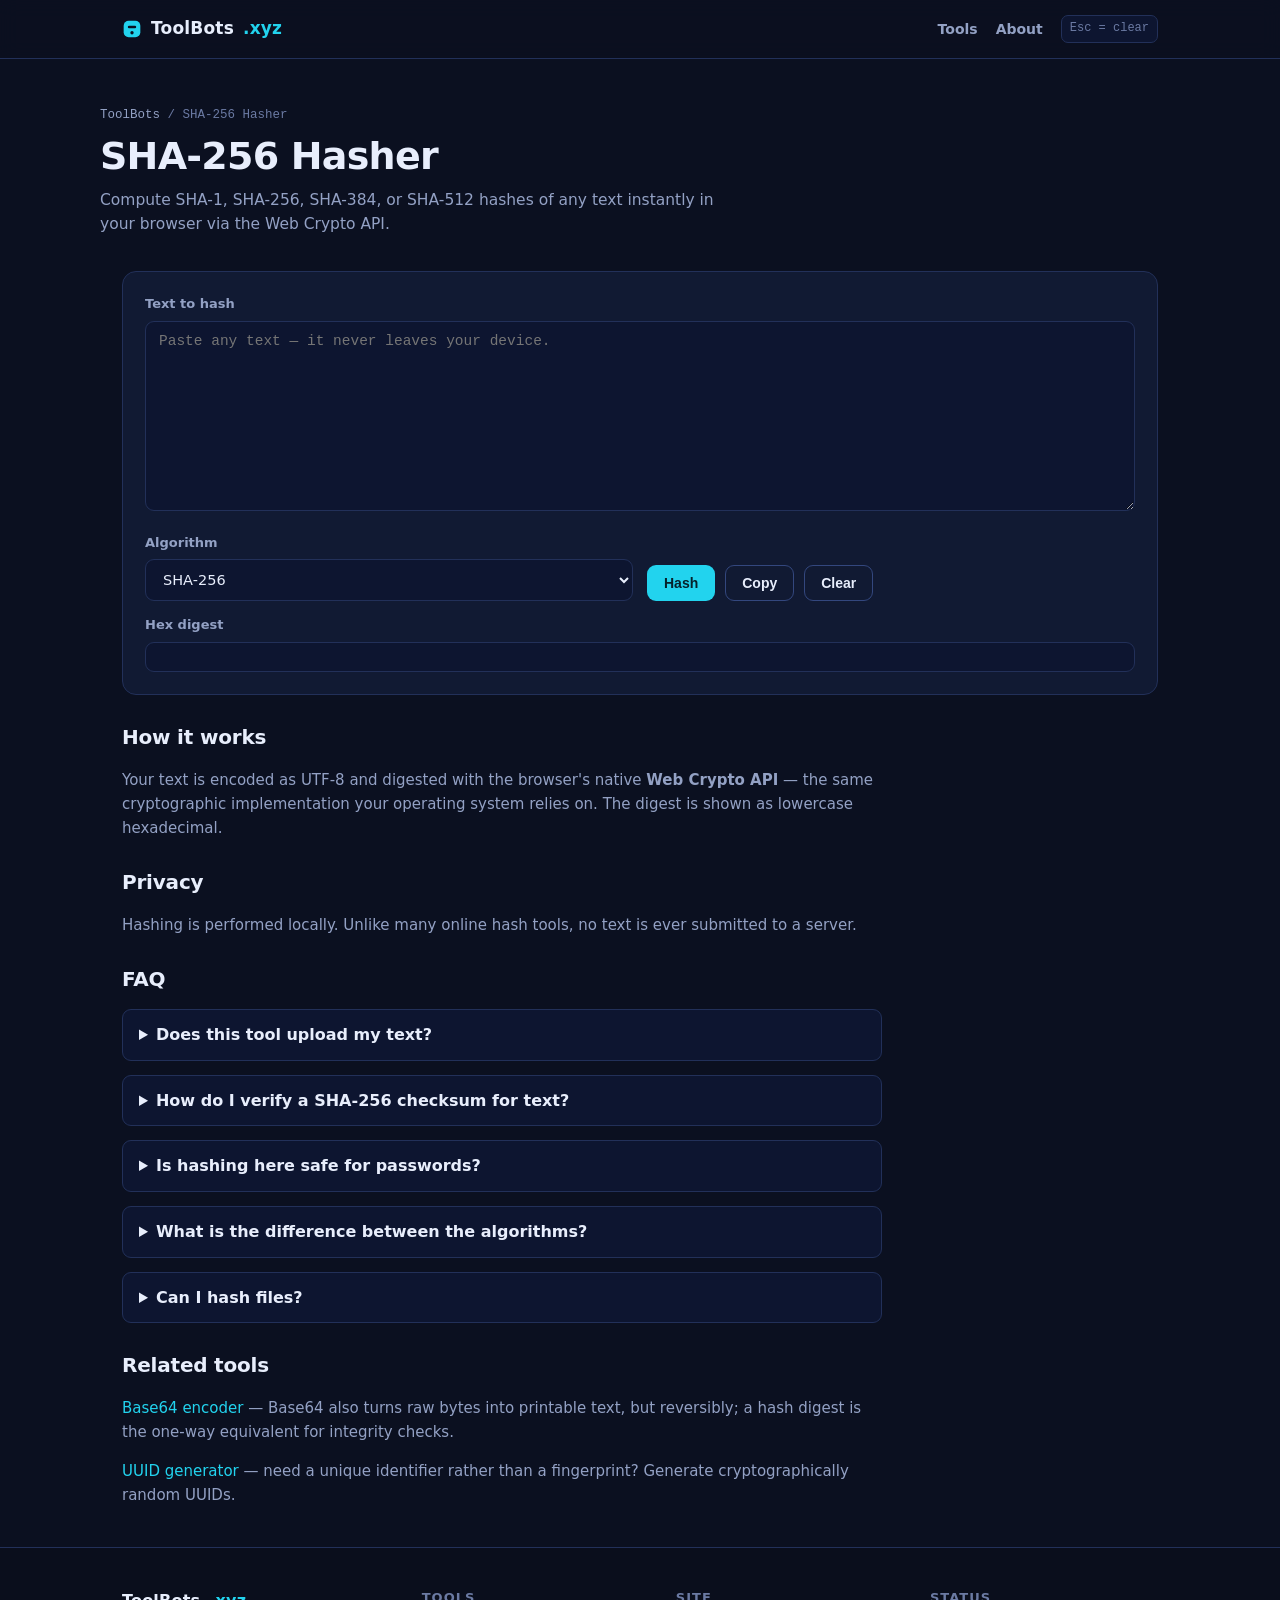
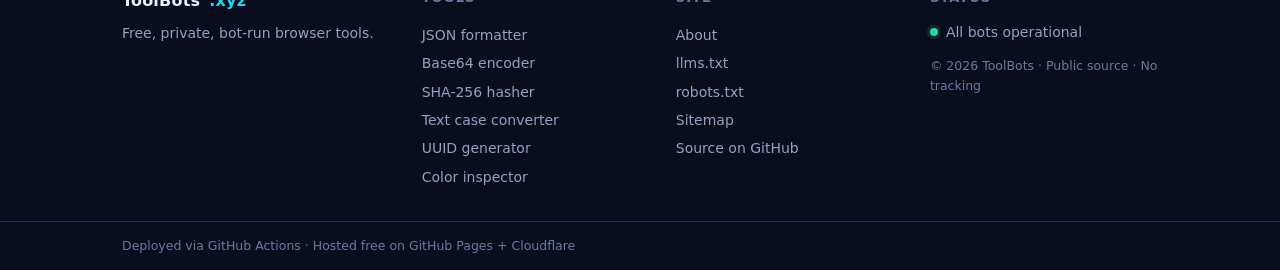
<file: tools/hash/index.html>
<!doctype html>
<html lang="en">
<head>
<meta charset="utf-8">
<meta name="viewport" content="width=device-width, initial-scale=1">
<meta name="description" content="Compute SHA-1, SHA-256, SHA-384, or SHA-512 hashes of any text in your browser via the Web Crypto API. Nothing is uploaded.">
<title>SHA-256 Hasher — ToolBots</title>
<link rel="canonical" href="https://toolbots.xyz/tools/hash/">
<link rel="icon" href="/assets/img/favicon.svg" type="image/svg+xml">
<link rel="stylesheet" href="/assets/css/style.css">
<script type="application/ld+json" class="tb-tool">
{"name":"SHA-256 Hasher","description":"Compute SHA-1, SHA-256, SHA-384, or SHA-512 hashes of any text instantly in your browser via the Web Crypto API.","inputElement":"input-text","outputElement":"output-text","faq":[
["Does this tool upload my text?","No. Hashing is performed locally via the Web Crypto API — your text never leaves your device."],
["How do I verify a SHA-256 checksum for text?","Hash the original text here and compare the 64-character hex digest with the published one, character by character. For example, hello always hashes to 2cf24dba5fb0a30e26e83b2ac5b9e29e1b161e5c1fa7425e73043362938b9824. If they differ, the content was altered."],
["Is hashing here safe for passwords?","The hash is computed on your device, so the plaintext never leaves it — but remember that a plain SHA hash is not password storage. Use a proper password manager or argon2/bcrypt for that."],
["What is the difference between the algorithms?","They differ in digest length and collision resistance: SHA-1 (160-bit) is legacy and deprecated for security use; SHA-256 and above are current standards."],
["Can I hash files?","File hashing is on the roadmap. For now this tool hashes text input only."]]}
</script>
<script type="application/ld+json">
{
  "@context": "https://schema.org",
  "@type": "FAQPage",
  "mainEntity": [
    {"@type": "Question", "name": "Does this tool upload my text?", "acceptedAnswer": {"@type": "Answer", "text": "No. Hashing is performed locally via the Web Crypto API — your text never leaves your device."}},
    {"@type": "Question", "name": "How do I verify a SHA-256 checksum for text?", "acceptedAnswer": {"@type": "Answer", "text": "Hash the original text here and compare the 64-character hex digest with the published one, character by character. For example, hello always hashes to 2cf24dba5fb0a30e26e83b2ac5b9e29e1b161e5c1fa7425e73043362938b9824. If they differ, the content was altered."}},
    {"@type": "Question", "name": "Is hashing here safe for passwords?", "acceptedAnswer": {"@type": "Answer", "text": "The hash is computed on your device, so the plaintext never leaves it — but remember that a plain SHA hash is not password storage. Use a proper password manager or argon2/bcrypt for that."}},
    {"@type": "Question", "name": "What is the difference between the algorithms?", "acceptedAnswer": {"@type": "Answer", "text": "They differ in digest length and collision resistance: SHA-1 (160-bit) is legacy and deprecated for security use; SHA-256 and above are current standards."}},
    {"@type": "Question", "name": "Can I hash files?", "acceptedAnswer": {"@type": "Answer", "text": "File hashing is on the roadmap. For now this tool hashes text input only."}}
  ]
}
</script>
</head>
<body>
<a class="skip" href="#main">Skip to content</a>
<header class="site-header">
  <div class="wrap header-grid">
    <a class="logo" href="/"><span class="logo-mark" aria-hidden="true"><svg width="20" height="20" viewBox="0 0 24 24" fill="none"><rect x="2" y="2" width="20" height="20" rx="6" fill="#22d3ee"/><rect x="7" y="8" width="10" height="3" rx="1.5" fill="#0b1020"/><circle cx="12" cy="16.5" r="2" fill="#0b1020"/></svg></span>ToolBots<span class="tld">.xyz</span></a>
    <nav class="main-nav" aria-label="Main"><a href="/#tools" class="nav-link">Tools</a><a href="/#about" class="nav-link">About</a><span class="nav-bits">Esc = clear</span></nav>
  </div>
</header>
<main id="main">
  <div class="wrap tool-head">
    <p class="crumb"><a href="/">ToolBots</a> / <span data-tb="crumb-name"></span></p>
    <h1 data-tb="page-title"></h1>
    <p class="lede" data-tb="lede"></p>
  </div>
  <div class="wrap">
    <div class="workbench">
      <div><label for="input-text">Text to hash</label>
        <textarea id="input-text" spellcheck="false" placeholder="Paste any text — it never leaves your device."></textarea></div>
      <div class="wb-row">
        <div><label for="algo">Algorithm</label>
          <select id="algo"><option value="SHA-1">SHA-1 (legacy)</option><option value="SHA-256" selected>SHA-256</option><option value="SHA-384">SHA-384</option><option value="SHA-512">SHA-512</option></select></div>
        <div class="wb-btns" style="align-self: end;">
          <button id="hash-btn" class="btn-sm primary">Hash</button>
          <button id="copy-btn" data-tb="copy-btn" class="btn-sm ghost">Copy</button>
          <button id="clear-btn" data-tb="clear-btn" class="btn-sm ghost">Clear</button>
        </div>
      </div>
      <div id="tool-status" class="status" role="status" aria-live="polite"></div>
      <div><label>Hex digest</label>
        <div class="prewrap"><pre id="output-text"></pre></div></div>
    </div>
    <div class="tool-docs">
      <h2>How it works</h2>
      <p>Your text is encoded as UTF-8 and digested with the browser's native <strong>Web Crypto API</strong> — the same
      cryptographic implementation your operating system relies on. The digest is shown as lowercase hexadecimal.</p>
      <h2>Privacy</h2>
      <p>Hashing is performed locally. Unlike many online hash tools, no text is ever submitted to a server.</p>
    </div>
    <div class="tool-docs"><h2>FAQ</h2><div data-tb="faq"></div></div>
    <div class="tool-docs">
      <h2>Related tools</h2>
      <p><a href="/tools/base64/">Base64 encoder</a> — Base64 also turns raw bytes into printable text, but reversibly; a hash digest is the one-way equivalent for integrity checks.</p>
      <p><a href="/tools/uuid/">UUID generator</a> — need a unique identifier rather than a fingerprint? Generate cryptographically random UUIDs.</p>
    </div>
  </div>
</main>
<footer class="site-footer">
  <div class="wrap footer-grid">
    <div class="footer-col footer-brand"><span class="logo logo-footer">ToolBots<span class="tld">.xyz</span></span><p>Free, private, bot-run browser tools.</p></div>
    <nav class="footer-col" aria-label="Tools"><h4>Tools</h4><a href="/tools/json/">JSON formatter</a><a href="/tools/base64/">Base64 encoder</a><a href="/tools/hash/">SHA-256 hasher</a><a href="/tools/text-case/">Text case converter</a><a href="/tools/uuid/">UUID generator</a><a href="/tools/color/">Color inspector</a></nav>
    <nav class="footer-col" aria-label="Site"><h4>Site</h4><a href="/#about">About</a><a href="/llms.txt">llms.txt</a><a href="/robots.txt">robots.txt</a><a href="/sitemap.xml">Sitemap</a><a href="https://github.com/toolbots-xyz/toolbots.xyz" rel="noopener">Source on GitHub</a></nav>
    <div class="footer-col footer-meta"><h4>Status</h4><p class="statusline"><span class="dot" aria-hidden="true"></span> All bots operational</p><p class="fineprint">© 2026 ToolBots · Public source · No tracking</p></div>
  </div>
  <div class="footer-base"><div class="wrap">Deployed via GitHub Actions · Hosted free on GitHub Pages + Cloudflare</div></div>
</footer>
<script src="/assets/js/app.js" defer></script>
<script>
window.tbInit = function () {
  const input = document.getElementById('input-text');
  const output = document.getElementById('output-text');
  const status = document.getElementById('tool-status');
  const algo = document.getElementById('algo');
  const set = (ok, msg) => { status.textContent = msg; status.className = 'status ' + (ok ? 'ok' : 'err'); };
  document.getElementById('hash-btn').addEventListener('click', async () => {
    if (!input.value) { set(false, 'Enter some text to hash.'); return; }
    try {
      const hex = await TB.sha(algo.value, input.value);
      output.textContent = hex;
      set(true, '✓ ' + algo.value + ' · ' + hex.length * 4 + '-bit digest');
    } catch (e) { set(false, '✗ ' + e.message); }
  });
  input.addEventListener('input', () => { if (!input.value) { output.textContent = ''; status.textContent = ''; status.className = 'status'; } });
};
</script>
</body>
</html>
</file>
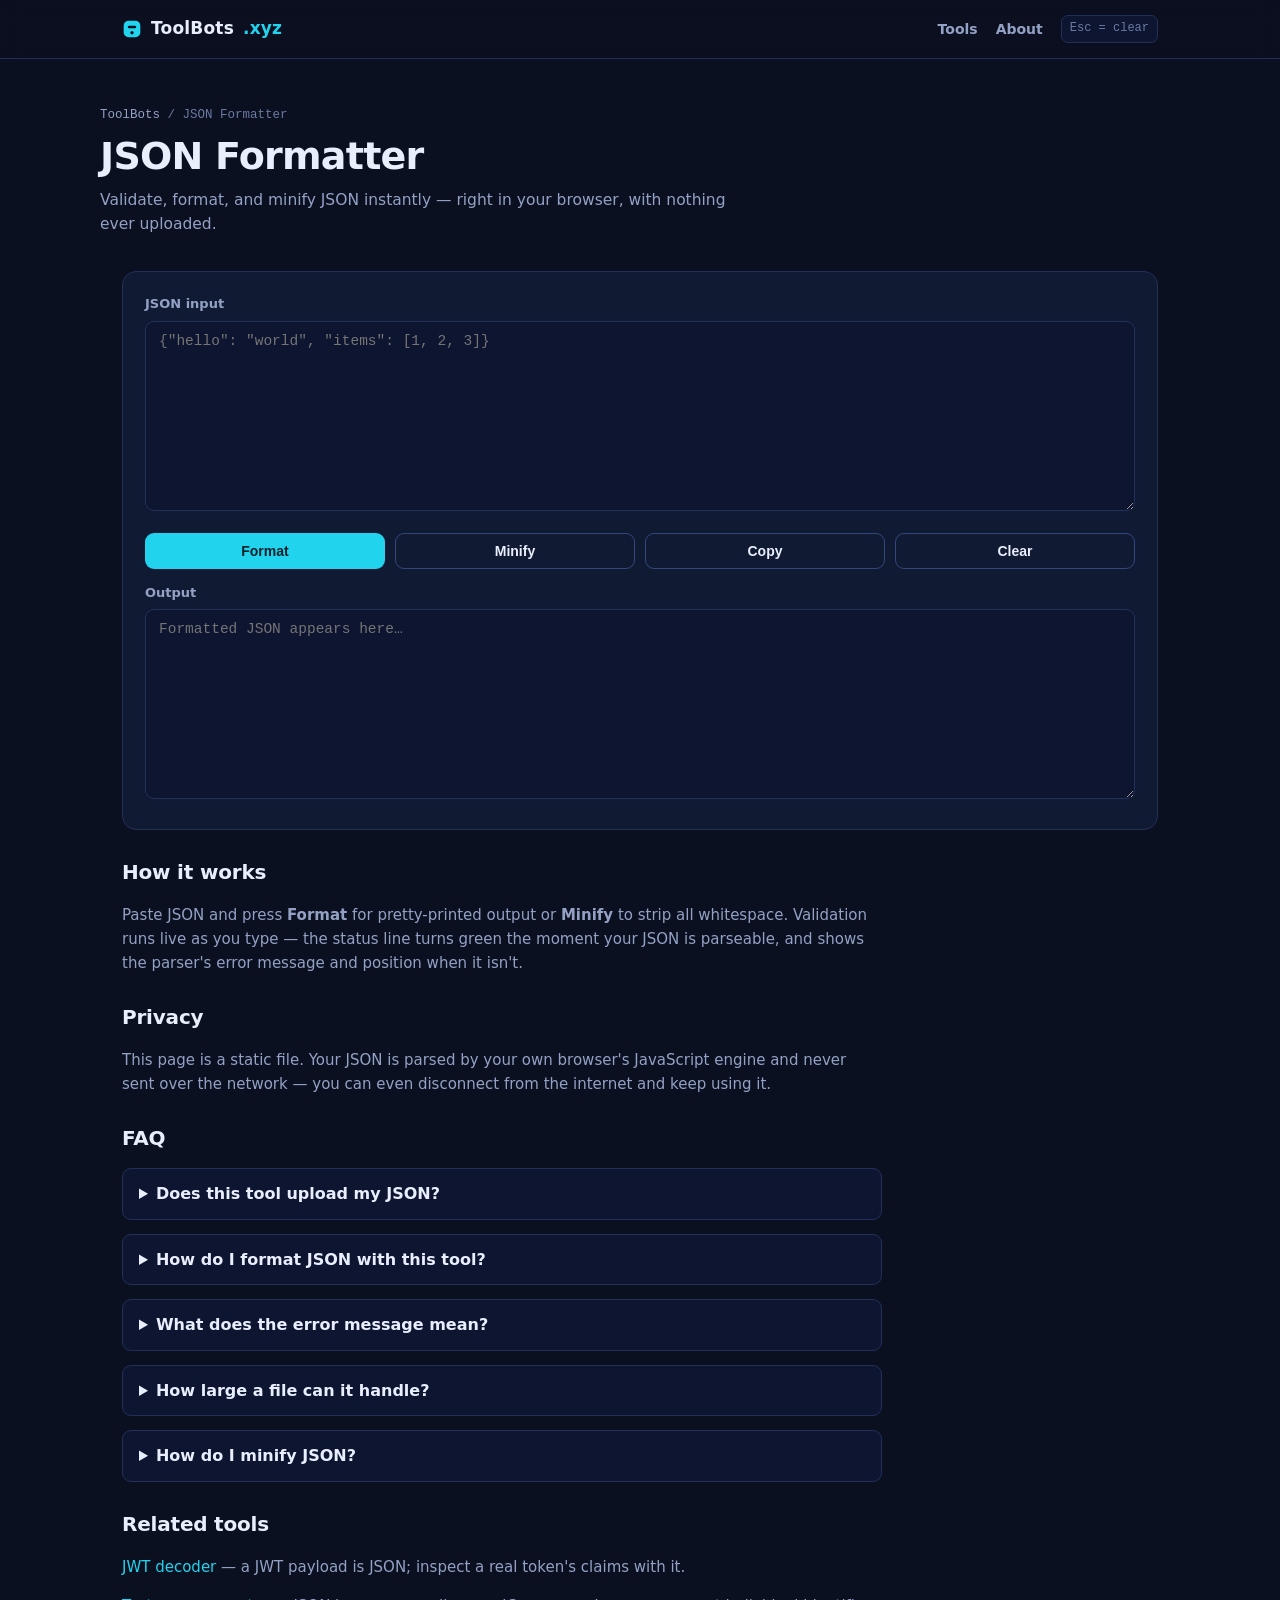
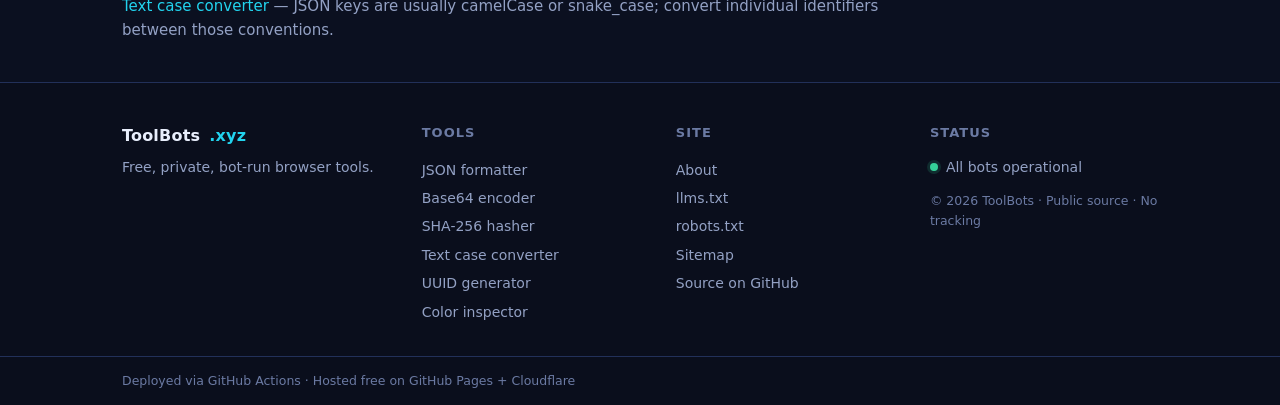
<file: tools/json/index.html>
<!doctype html>
<html lang="en">
<head>
<meta charset="utf-8">
<meta name="viewport" content="width=device-width, initial-scale=1">
<meta name="description" content="Validate, format, and minify JSON instantly in your browser. No uploads, no sign-up.">
<title>JSON Formatter — ToolBots</title>
<link rel="canonical" href="https://toolbots.xyz/tools/json/">
<link rel="icon" href="/assets/img/favicon.svg" type="image/svg+xml">
<link rel="stylesheet" href="/assets/css/style.css">
<script type="application/ld+json" class="tb-tool">
{"name":"JSON Formatter","description":"Validate, format, and minify JSON instantly — right in your browser, with nothing ever uploaded.","inputElement":"input-text","outputElement":"output-text","faq":[
["Does this tool upload my JSON?","No. Parsing happens entirely in your browser with JavaScript. The site has no backend that could receive your data — you can even disconnect from the internet and keep using it."],
["How do I format JSON with this tool?","Paste your JSON, press Format, and it is pretty-printed with 2-space indentation. For example, {\"hello\": \"world\", \"items\": [1, 2, 3]} becomes a readable block with each key on its own line."],
["What does the error message mean?","When JSON is invalid, the parser reports the problem and the character position where it was detected, e.g. \u201cUnexpected token } at position 42\u201d."],
["How large a file can it handle?","Comfortably files up to several megabytes — everything runs in memory on your device. Very large files just take a moment."],
["How do I minify JSON?","Paste your JSON and press Minify: whitespace outside strings is stripped (whitespace inside string values is preserved) and the result is a single line, ready to embed or send over the wire."]]}
</script>
<script type="application/ld+json">
{
  "@context": "https://schema.org",
  "@type": "FAQPage",
  "mainEntity": [
    {"@type": "Question", "name": "Does this tool upload my JSON?", "acceptedAnswer": {"@type": "Answer", "text": "No. Parsing happens entirely in your browser with JavaScript. The site has no backend that could receive your data — you can even disconnect from the internet and keep using it."}},
    {"@type": "Question", "name": "How do I format JSON with this tool?", "acceptedAnswer": {"@type": "Answer", "text": "Paste your JSON, press Format, and it is pretty-printed with 2-space indentation. For example, {\"hello\": \"world\", \"items\": [1, 2, 3]} becomes a readable block with each key on its own line."}},
    {"@type": "Question", "name": "What does the error message mean?", "acceptedAnswer": {"@type": "Answer", "text": "When JSON is invalid, the parser reports the problem and the character position where it was detected, e.g. \u201cUnexpected token } at position 42\u201d."}},
    {"@type": "Question", "name": "How large a file can it handle?", "acceptedAnswer": {"@type": "Answer", "text": "Comfortably files up to several megabytes — everything runs in memory on your device. Very large files just take a moment."}},
    {"@type": "Question", "name": "How do I minify JSON?", "acceptedAnswer": {"@type": "Answer", "text": "Paste your JSON and press Minify: whitespace outside strings is stripped (whitespace inside string values is preserved) and the result is a single line, ready to embed or send over the wire."}}
  ]
}
</script>
</head>
<body>
<a class="skip" href="#main">Skip to content</a>
<header class="site-header">
  <div class="wrap header-grid">
    <a class="logo" href="/"><span class="logo-mark" aria-hidden="true"><svg width="20" height="20" viewBox="0 0 24 24" fill="none"><rect x="2" y="2" width="20" height="20" rx="6" fill="#22d3ee"/><rect x="7" y="8" width="10" height="3" rx="1.5" fill="#0b1020"/><circle cx="12" cy="16.5" r="2" fill="#0b1020"/></svg></span>ToolBots<span class="tld">.xyz</span></a>
    <nav class="main-nav" aria-label="Main"><a href="/#tools" class="nav-link">Tools</a><a href="/#about" class="nav-link">About</a><span class="nav-bits">Esc = clear</span></nav>
  </div>
</header>
<main id="main">
  <div class="wrap tool-head">
    <p class="crumb"><a href="/">ToolBots</a> / <span data-tb="crumb-name"></span></p>
    <h1 data-tb="page-title"></h1>
    <p class="lede" data-tb="lede"></p>
  </div>
  <div class="wrap">
    <div class="workbench">
      <div><label for="input-text">JSON input</label>
        <textarea id="input-text" spellcheck="false" placeholder='{"hello": "world", "items": [1, 2, 3]}'></textarea></div>
      <div class="wb-row actions wb-btns">
        <button id="format-btn" class="btn-sm primary">Format</button>
        <button id="minify-btn" class="btn-sm ghost">Minify</button>
        <button id="copy-btn" data-tb="copy-btn" class="btn-sm ghost">Copy</button>
        <button id="clear-btn" data-tb="clear-btn" class="btn-sm ghost">Clear</button>
      </div>
      <div id="tool-status" class="status" role="status" aria-live="polite"></div>
      <div><label for="output-text">Output</label>
        <textarea id="output-text" readonly spellcheck="false" placeholder="Formatted JSON appears here…"></textarea></div>
    </div>
    <div class="tool-docs">
      <h2>How it works</h2>
      <p>Paste JSON and press <strong>Format</strong> for pretty-printed output or <strong>Minify</strong> to strip all whitespace.
      Validation runs live as you type — the status line turns green the moment your JSON is parseable, and shows the parser's
      error message and position when it isn't.</p>
      <h2>Privacy</h2>
      <p>This page is a static file. Your JSON is parsed by your own browser's JavaScript engine and never sent over the network —
      you can even disconnect from the internet and keep using it.</p>
    </div>
    <div class="tool-docs"><h2>FAQ</h2><div data-tb="faq"></div></div>
    <div class="tool-docs">
      <h2>Related tools</h2>
      <p><a href="/tools/jwt/">JWT decoder</a> — a JWT payload is JSON; inspect a real token's claims with it.</p>
      <p><a href="/tools/text-case/">Text case converter</a> — JSON keys are usually camelCase or snake_case; convert individual identifiers between those conventions.</p>
    </div>
  </div>
</main>
<footer class="site-footer">
  <div class="wrap footer-grid">
    <div class="footer-col footer-brand"><span class="logo logo-footer">ToolBots<span class="tld">.xyz</span></span><p>Free, private, bot-run browser tools.</p></div>
    <nav class="footer-col" aria-label="Tools"><h4>Tools</h4><a href="/tools/json/">JSON formatter</a><a href="/tools/base64/">Base64 encoder</a><a href="/tools/hash/">SHA-256 hasher</a><a href="/tools/text-case/">Text case converter</a><a href="/tools/uuid/">UUID generator</a><a href="/tools/color/">Color inspector</a></nav>
    <nav class="footer-col" aria-label="Site"><h4>Site</h4><a href="/#about">About</a><a href="/llms.txt">llms.txt</a><a href="/robots.txt">robots.txt</a><a href="/sitemap.xml">Sitemap</a><a href="https://github.com/toolbots-xyz/toolbots.xyz" rel="noopener">Source on GitHub</a></nav>
    <div class="footer-col footer-meta"><h4>Status</h4><p class="statusline"><span class="dot" aria-hidden="true"></span> All bots operational</p><p class="fineprint">© 2026 ToolBots · Public source · No tracking</p></div>
  </div>
  <div class="footer-base"><div class="wrap">Deployed via GitHub Actions · Hosted free on GitHub Pages + Cloudflare</div></div>
</footer>
<script src="/assets/js/app.js" defer></script>
<script>
window.tbInit = function () {
  const input = document.getElementById('input-text');
  const output = document.getElementById('output-text');
  const status = document.getElementById('tool-status');
  const set = (ok, msg) => { status.textContent = msg; status.className = 'status ' + (ok ? 'ok' : 'err'); };
  const run = (mode) => {
    if (!input.value.trim()) { set(false, 'Nothing to process — paste some JSON first.'); return; }
    try {
      const parsed = JSON.parse(input.value);
      output.value = mode === 'minify' ? JSON.stringify(parsed) : JSON.stringify(parsed, null, 2);
      const n = Array.isArray(parsed) ? parsed.length + ' items' : (parsed && typeof parsed === 'object' ? Object.keys(parsed).length + ' keys' : 'scalar');
      set(true, '✓ Valid JSON · ' + n);
    } catch (e) { set(false, '✗ ' + e.message); }
  };
  document.getElementById('format-btn').addEventListener('click', () => run('format'));
  document.getElementById('minify-btn').addEventListener('click', () => run('minify'));
  input.addEventListener('input', () => {
    if (!input.value.trim()) { status.textContent = ''; status.className = 'status'; return; }
    try { JSON.parse(input.value); set(true, '✓ Valid JSON'); } catch (e) { set(false, '✗ ' + e.message); }
  });
};
</script>
</body>
</html>
</file>
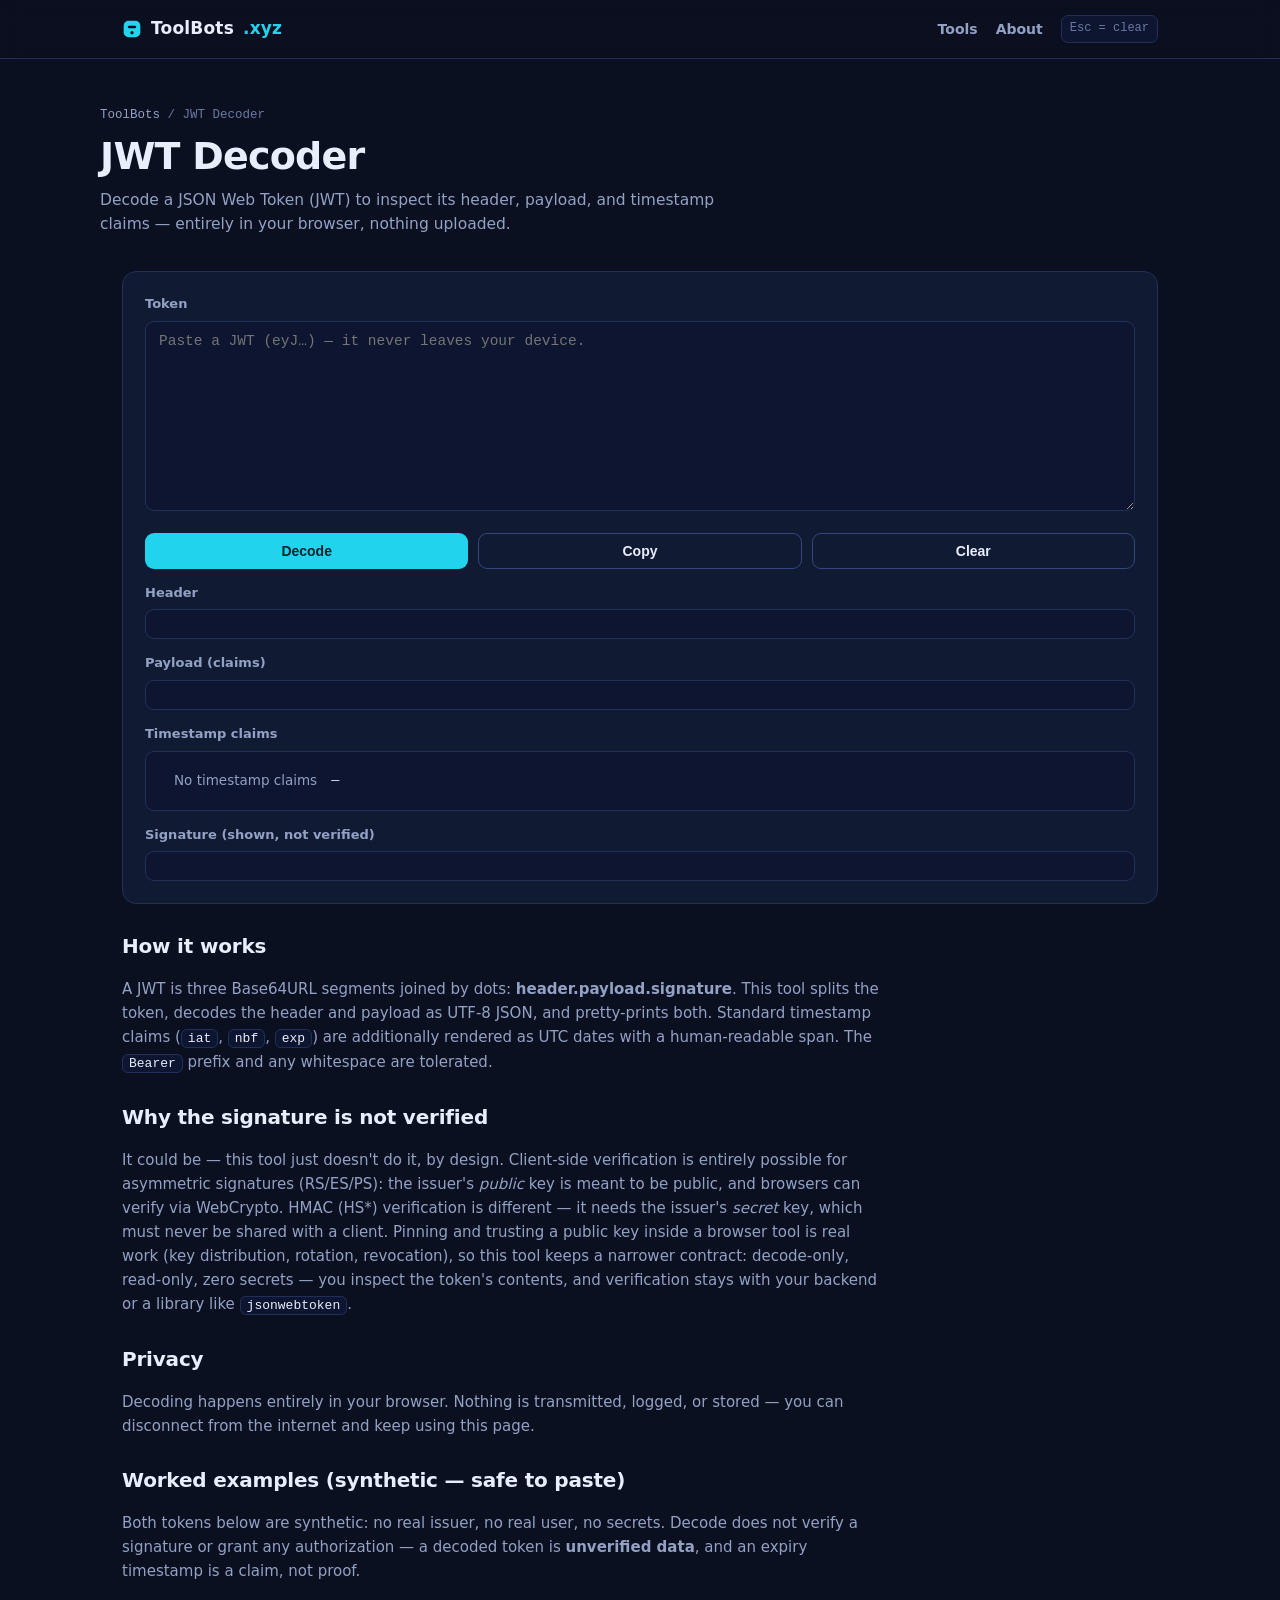
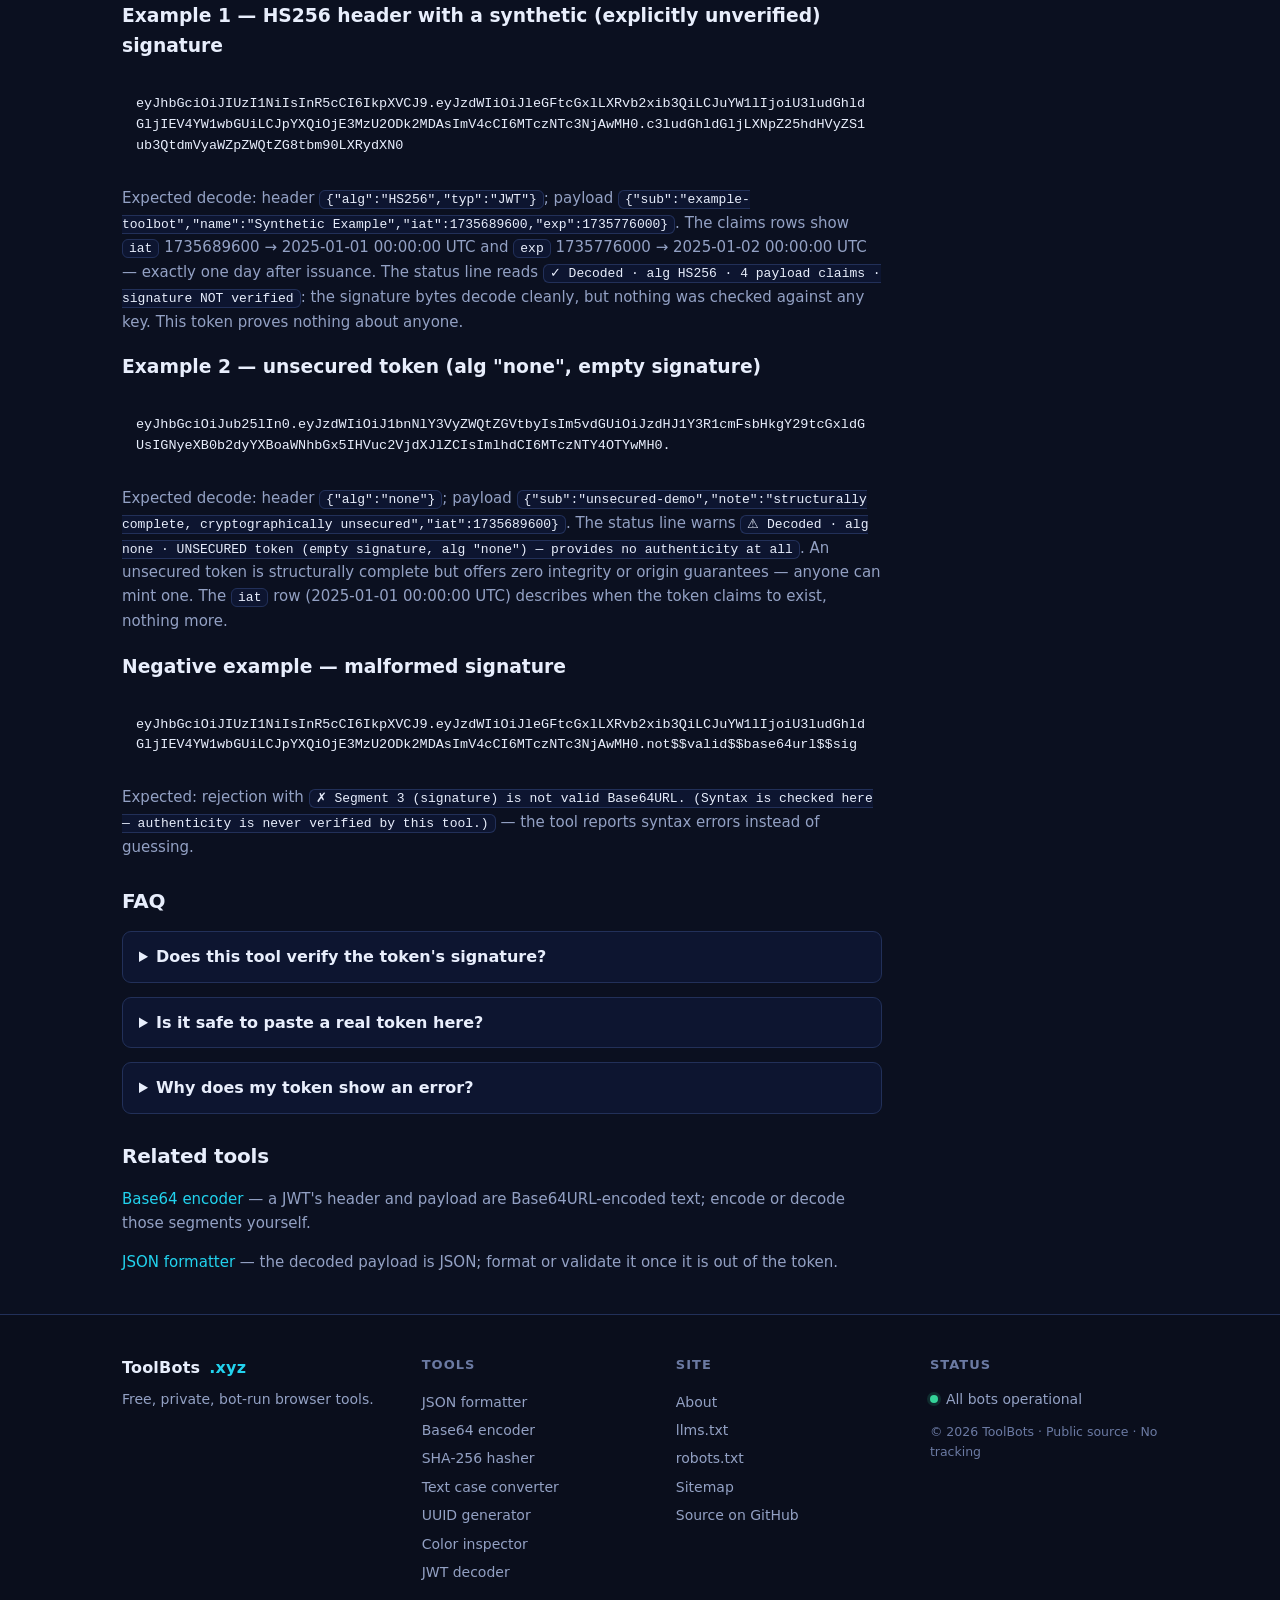
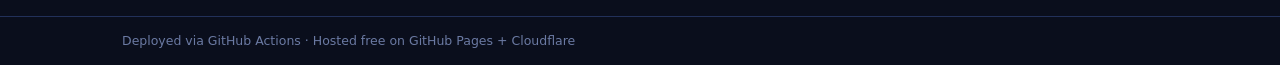
<file: tools/jwt/index.html>
<!doctype html>
<html lang="en">
<head>
<meta charset="utf-8">
<meta name="viewport" content="width=device-width, initial-scale=1">
<meta name="description" content="Decode a JWT (JSON Web Token) to inspect its header, payload, and timestamp claims — entirely in your browser, nothing uploaded.">
<title>JWT Decoder — ToolBots</title>
<link rel="canonical" href="https://toolbots.xyz/tools/jwt/">
<link rel="icon" href="/assets/img/favicon.svg" type="image/svg+xml">
<link rel="stylesheet" href="/assets/css/style.css">
<script type="application/ld+json" class="tb-tool">
{"name":"JWT Decoder","description":"Decode a JSON Web Token (JWT) to inspect its header, payload, and timestamp claims — entirely in your browser, nothing uploaded.","inputElement":"input-text","outputElement":"output-text","faq":[
["Does this tool verify the token's signature?","No — by design, not by limitation. Client-side verification is possible for RS/ES/PS signatures (the issuer's public key is meant to be public, and browsers can verify via WebCrypto); HS* verification would require the issuer's secret key, which must never reach a client. This tool chooses the simpler decode-only contract so you can inspect claims without handling keys at all — verification belongs in your backend or a JWT library."],
["Is it safe to paste a real token here?","Yes. Everything runs locally in your browser — the token is never transmitted, logged, or stored. Treat tokens as bearer credentials regardless: never share a live one anywhere."],
["Why does my token show an error?","The tool accepts standard JWS tokens (header.payload.signature). Encrypted JWE tokens (5 segments) contain no readable claims; truncated or edited tokens fail strict Base64URL, UTF-8, or JSON parsing; and signatures are syntax-checked only (strict Base64URL — no authenticity judgement, any valid-alphabet signature length decodes). An empty signature is accepted solely for unsecured alg \"none\" tokens, which are prominently flagged as providing no authenticity; alg \"none\" together with a nonempty signature is rejected as malformed. The error message tells you which segment and why."]]}
</script>
</head>
<body>
<a class="skip" href="#main">Skip to content</a>
<header class="site-header">
  <div class="wrap header-grid">
    <a class="logo" href="/"><span class="logo-mark" aria-hidden="true"><svg width="20" height="20" viewBox="0 0 24 24" fill="none"><rect x="2" y="2" width="20" height="20" rx="6" fill="#22d3ee"/><rect x="7" y="8" width="10" height="3" rx="1.5" fill="#0b1020"/><circle cx="12" cy="16.5" r="2" fill="#0b1020"/></svg></span>ToolBots<span class="tld">.xyz</span></a>
    <nav class="main-nav" aria-label="Main"><a href="/#tools" class="nav-link">Tools</a><a href="/#about" class="nav-link">About</a><span class="nav-bits">Esc = clear</span></nav>
  </div>
</header>
<main id="main">
  <div class="wrap tool-head">
    <p class="crumb"><a href="/">ToolBots</a> / <span data-tb="crumb-name"></span></p>
    <h1 data-tb="page-title"></h1>
    <p class="lede" data-tb="lede"></p>
  </div>
  <div class="wrap">
    <div class="workbench">
      <div><label for="input-text">Token</label>
        <textarea id="input-text" spellcheck="false" placeholder="Paste a JWT (eyJ…) — it never leaves your device."></textarea></div>
      <div class="wb-row actions wb-btns">
        <button id="decode-btn" class="btn-sm primary">Decode</button>
        <button id="copy-btn" data-tb="copy-btn" class="btn-sm ghost">Copy</button>
        <button id="clear-btn" data-tb="clear-btn" class="btn-sm ghost">Clear</button>
      </div>
      <div id="tool-status" class="status" role="status" aria-live="polite"></div>
      <div><label>Header</label>
        <div class="prewrap"><pre id="jwt-header"></pre></div></div>
      <div><label>Payload (claims)</label>
        <div class="prewrap"><pre id="output-text"></pre></div></div>
      <div><label for="jwt-claims">Timestamp claims</label>
        <div class="reading"><div id="jwt-claims"><div><dt>No timestamp claims</dt><dd>—</dd></div></div></div></div>
      <div><label>Signature (shown, not verified)</label>
        <div class="prewrap"><pre id="jwt-sig"></pre></div></div>
    </div>
    <div class="tool-docs">
      <h2>How it works</h2>
      <p>A JWT is three Base64URL segments joined by dots: <strong>header.payload.signature</strong>. This tool splits the
      token, decodes the header and payload as UTF-8 JSON, and pretty-prints both. Standard timestamp claims
      (<code>iat</code>, <code>nbf</code>, <code>exp</code>) are additionally rendered as UTC dates with a human-readable
      span. The <code>Bearer</code> prefix and any whitespace are tolerated.</p>
      <h2>Why the signature is not verified</h2>
      <p>It could be — this tool just doesn't do it, by design. Client-side verification is entirely possible for
      asymmetric signatures (RS/ES/PS): the issuer's <em>public</em> key is meant to be public, and browsers can verify
      via WebCrypto. HMAC (HS*) verification is different — it needs the issuer's <em>secret</em> key, which must never
      be shared with a client. Pinning and trusting a public key inside a browser tool is real work (key distribution,
      rotation, revocation), so this tool keeps a narrower contract: decode-only, read-only, zero secrets — you inspect
      the token's contents, and verification stays with your backend or a library like <code>jsonwebtoken</code>.</p>
      <h2>Privacy</h2>
      <p>Decoding happens entirely in your browser. Nothing is transmitted, logged, or stored — you can disconnect from
      the internet and keep using this page.</p>
    </div>
    <div class="tool-docs">
      <h2>Worked examples (synthetic — safe to paste)</h2>
      <p>Both tokens below are synthetic: no real issuer, no real user, no secrets. Decode does not verify a
      signature or grant any authorization — a decoded token is <strong>unverified data</strong>, and an expiry
      timestamp is a claim, not proof.</p>
      <h3>Example 1 — HS256 header with a synthetic (explicitly unverified) signature</h3>
      <pre>eyJhbGciOiJIUzI1NiIsInR5cCI6IkpXVCJ9.eyJzdWIiOiJleGFtcGxlLXRvb2xib3QiLCJuYW1lIjoiU3ludGhldGljIEV4YW1wbGUiLCJpYXQiOjE3MzU2ODk2MDAsImV4cCI6MTczNTc3NjAwMH0.c3ludGhldGljLXNpZ25hdHVyZS1ub3QtdmVyaWZpZWQtZG8tbm90LXRydXN0</pre>
      <p>Expected decode: header <code>{"alg":"HS256","typ":"JWT"}</code>; payload
      <code>{"sub":"example-toolbot","name":"Synthetic Example","iat":1735689600,"exp":1735776000}</code>.
      The claims rows show <code>iat</code> 1735689600 → 2025-01-01 00:00:00 UTC and <code>exp</code>
      1735776000 → 2025-01-02 00:00:00 UTC — exactly one day after issuance. The status line reads
      <code>✓ Decoded · alg HS256 · 4 payload claims · signature NOT verified</code>: the signature bytes decode
      cleanly, but nothing was checked against any key. This token proves nothing about anyone.</p>
      <h3>Example 2 — unsecured token (alg "none", empty signature)</h3>
      <pre>eyJhbGciOiJub25lIn0.eyJzdWIiOiJ1bnNlY3VyZWQtZGVtbyIsIm5vdGUiOiJzdHJ1Y3R1cmFsbHkgY29tcGxldGUsIGNyeXB0b2dyYXBoaWNhbGx5IHVuc2VjdXJlZCIsImlhdCI6MTczNTY4OTYwMH0.</pre>
      <p>Expected decode: header <code>{"alg":"none"}</code>; payload
      <code>{"sub":"unsecured-demo","note":"structurally complete, cryptographically unsecured","iat":1735689600}</code>.
      The status line warns <code>⚠ Decoded · alg none · UNSECURED token (empty signature, alg "none") — provides
      no authenticity at all</code>. An unsecured token is structurally complete but offers zero integrity or
      origin guarantees — anyone can mint one. The <code>iat</code> row (2025-01-01 00:00:00 UTC) describes when
      the token claims to exist, nothing more.</p>
      <h3>Negative example — malformed signature</h3>
      <pre>eyJhbGciOiJIUzI1NiIsInR5cCI6IkpXVCJ9.eyJzdWIiOiJleGFtcGxlLXRvb2xib3QiLCJuYW1lIjoiU3ludGhldGljIEV4YW1wbGUiLCJpYXQiOjE3MzU2ODk2MDAsImV4cCI6MTczNTc3NjAwMH0.not$$valid$$base64url$$sig</pre>
      <p>Expected: rejection with <code>✗ Segment 3 (signature) is not valid Base64URL. (Syntax is checked here —
      authenticity is never verified by this tool.)</code> — the tool reports syntax errors instead of guessing.</p>
    </div>
    <div class="tool-docs"><h2>FAQ</h2><div data-tb="faq"></div></div>
    <div class="tool-docs">
      <h2>Related tools</h2>
      <p><a href="/tools/base64/">Base64 encoder</a> — a JWT's header and payload are Base64URL-encoded text; encode or decode those segments yourself.</p>
      <p><a href="/tools/json/">JSON formatter</a> — the decoded payload is JSON; format or validate it once it is out of the token.</p>
    </div>
  </div>
</main>
<footer class="site-footer">
  <div class="wrap footer-grid">
    <div class="footer-col footer-brand"><span class="logo logo-footer">ToolBots<span class="tld">.xyz</span></span><p>Free, private, bot-run browser tools.</p></div>
    <nav class="footer-col" aria-label="Tools"><h4>Tools</h4><a href="/tools/json/">JSON formatter</a><a href="/tools/base64/">Base64 encoder</a><a href="/tools/hash/">SHA-256 hasher</a><a href="/tools/text-case/">Text case converter</a><a href="/tools/uuid/">UUID generator</a><a href="/tools/color/">Color inspector</a><a href="/tools/jwt/">JWT decoder</a></nav>
    <nav class="footer-col" aria-label="Site"><h4>Site</h4><a href="/#about">About</a><a href="/llms.txt">llms.txt</a><a href="/robots.txt">robots.txt</a><a href="/sitemap.xml">Sitemap</a><a href="https://github.com/toolbots-xyz/toolbots.xyz" rel="noopener">Source on GitHub</a></nav>
    <div class="footer-col footer-meta"><h4>Status</h4><p class="statusline"><span class="dot" aria-hidden="true"></span> All bots operational</p><p class="fineprint">© 2026 ToolBots · Public source · No tracking</p></div>
  </div>
  <div class="footer-base"><div class="wrap">Deployed via GitHub Actions · Hosted free on GitHub Pages + Cloudflare</div></div>
</footer>
<script src="logic.js"></script>
<script src="/assets/js/app.js" defer></script>
<script>
let debounceTimer = null; /* shared by tbInit/tbClear so Clear/Esc cancels pending auto-decode */
window.tbInit = function () {
  const input = document.getElementById('input-text');
  const status = document.getElementById('tool-status');
  const headerEl = document.getElementById('jwt-header');
  const payloadEl = document.getElementById('output-text');
  const claimsEl = document.getElementById('jwt-claims');
  const sigEl = document.getElementById('jwt-sig');
  const set = (ok, msg) => { status.textContent = msg; status.className = 'status ' + (ok ? 'ok' : 'err'); };
  const J = globalThis.TBJWT;

  /* build the "no claims" placeholder without innerHTML (XSS-safe by construction) */
  const emptyClaims = () => {
    const wrap = document.createElement('div');
    const dt = document.createElement('dt'); dt.textContent = 'No timestamp claims';
    const dd = document.createElement('dd'); dd.textContent = '—';
    wrap.appendChild(dt); wrap.appendChild(dd);
    return wrap;
  };

  const render = (res) => {
    headerEl.textContent = JSON.stringify(res.header, null, 2);
    payloadEl.textContent = JSON.stringify(res.payload, null, 2);
    sigEl.textContent = res.signatureB64 === '' ? '(empty — unsecured alg "none")' : res.signatureB64;
    /* All token-derived values are inserted via textContent / DOM attributes —
       never as markup. Crafted claims cannot execute HTML. */
    const rows = J.claimsInfo(res.payload);
    claimsEl.replaceChildren();
    if (!rows.length) { claimsEl.appendChild(emptyClaims()); return; }
    for (const r of rows) {
      const wrap = document.createElement('div');
      const dt = document.createElement('dt');
      dt.appendChild(document.createTextNode(r.label + ' ('));
      const code = document.createElement('code'); code.textContent = r.key;
      dt.appendChild(code);
      dt.appendChild(document.createTextNode(')'));
      const dd = document.createElement('dd');
      dd.title = r.value;        // attribute assignment — escaped by the DOM
      dd.textContent = r.detail; // claim-derived text, never markup
      wrap.appendChild(dt); wrap.appendChild(dd);
      claimsEl.appendChild(wrap);
    }
  };
  const reset = () => {
    headerEl.textContent = ''; payloadEl.textContent = '';
    sigEl.textContent = '';
    claimsEl.replaceChildren(emptyClaims());
  };

  const decodeNow = () => {
    const raw = input.value;
    if (!raw.trim()) { reset(); status.textContent = ''; status.className = 'status'; return; }
    try {
      const res = J.decode(raw);
      render(res);
      const alg = res.header && res.header.alg ? String(res.header.alg) : 'no alg';
      const n = res.payload && typeof res.payload === 'object' ? Object.keys(res.payload).length : 0;
      if (res.unsecured) {
        set(true, '⚠ Decoded · alg ' + alg + ' · UNSECURED token (empty signature, alg "none") — provides no authenticity at all');
      } else {
        set(true, `✓ Decoded · alg ${alg} · ${n} payload claim${n === 1 ? '' : 's'} · signature NOT verified`);
      }
    } catch (e) {
      reset(); // never leave stale token data on screen after a failed decode
      set(false, '✗ ' + (e && e.message ? e.message : 'Could not decode this token.'));
    }
  };

  document.getElementById('decode-btn').addEventListener('click', decodeNow);
  input.addEventListener('input', () => { clearTimeout(debounceTimer); debounceTimer = setTimeout(decodeNow, 200); });
};
window.tbClear = function () {
  clearTimeout(debounceTimer); debounceTimer = null; /* cancel pending auto-decode */
  const headerEl = document.getElementById('jwt-header');
  const payloadEl = document.getElementById('output-text');
  const sigEl = document.getElementById('jwt-sig');
  const claims = document.getElementById('jwt-claims');
  if (headerEl) headerEl.textContent = '';
  if (payloadEl) payloadEl.textContent = '';
  if (sigEl) sigEl.textContent = '';
  if (claims) {
    const wrap = document.createElement('div');
    const dt = document.createElement('dt'); dt.textContent = 'No timestamp claims';
    const dd = document.createElement('dd'); dd.textContent = '—';
    wrap.appendChild(dt); wrap.appendChild(dd);
    claims.replaceChildren(wrap);
  }
};
</script>
</body>
</html>
</file>
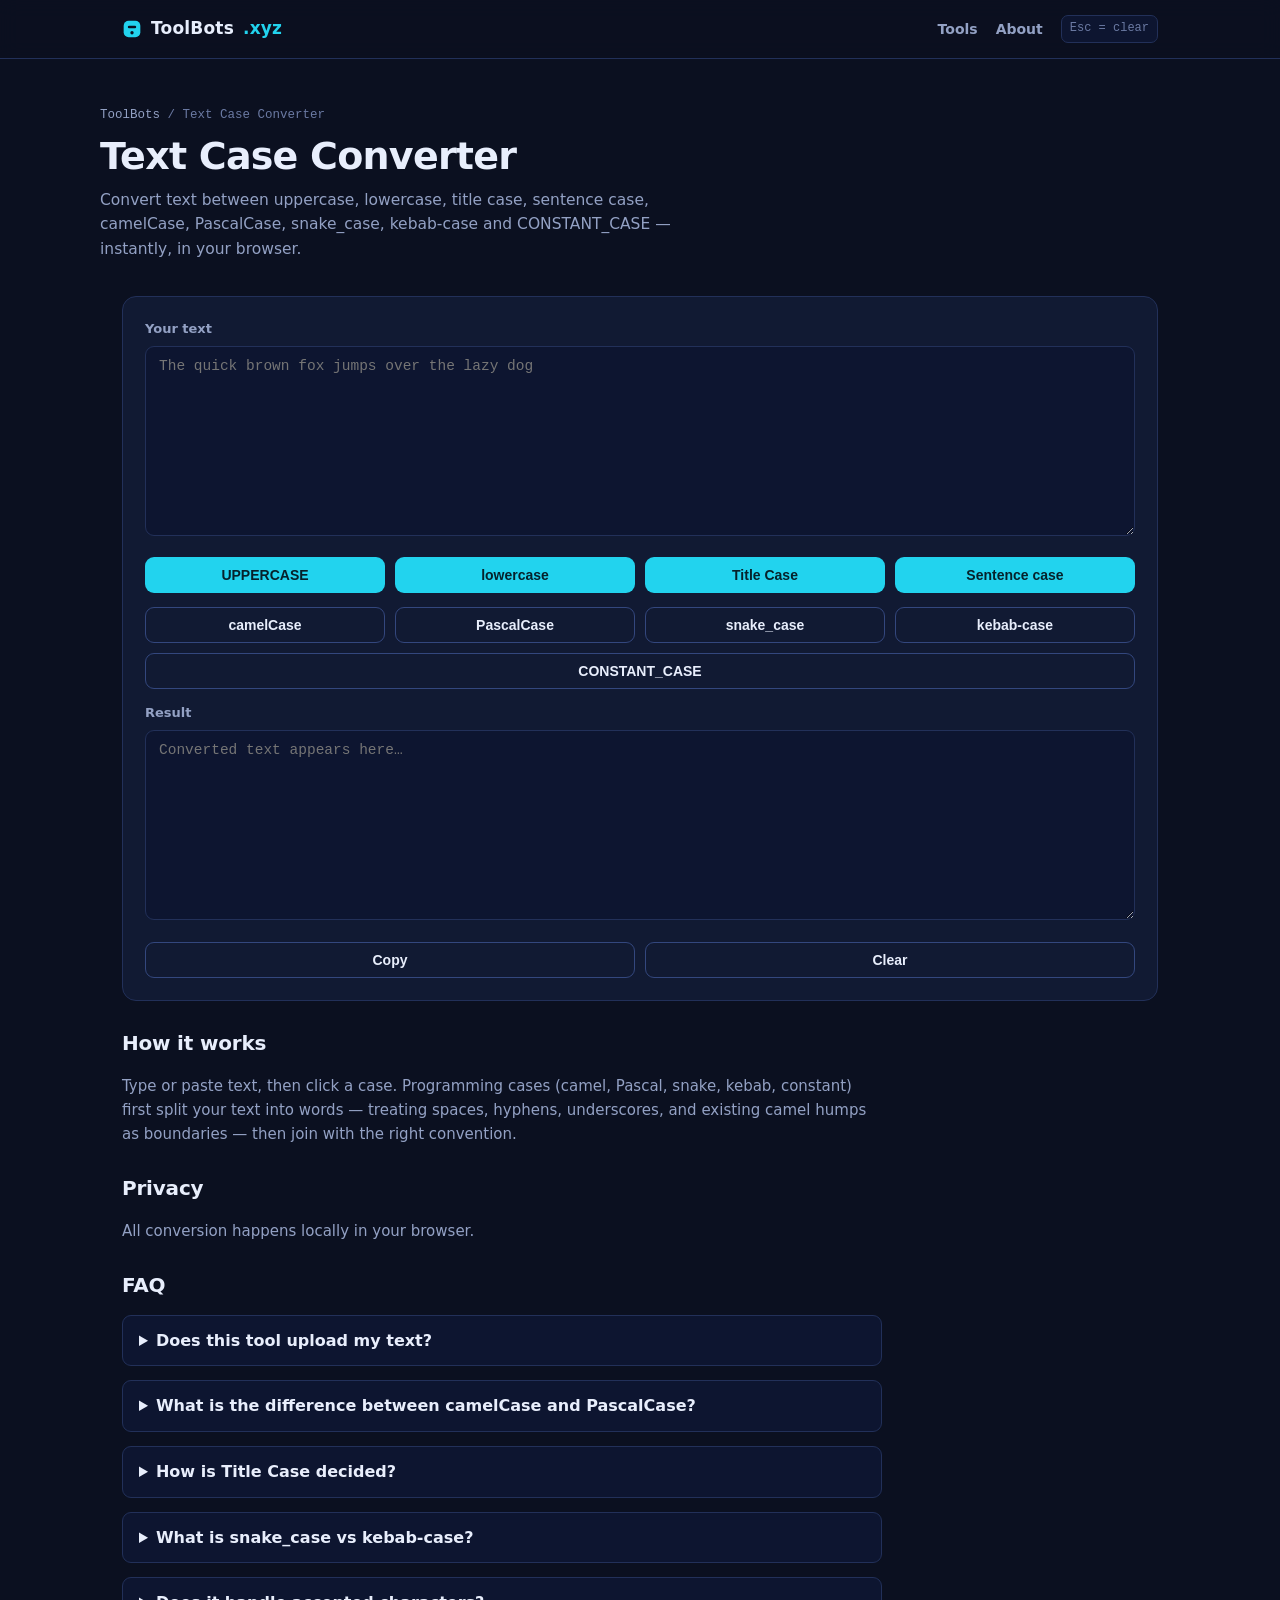
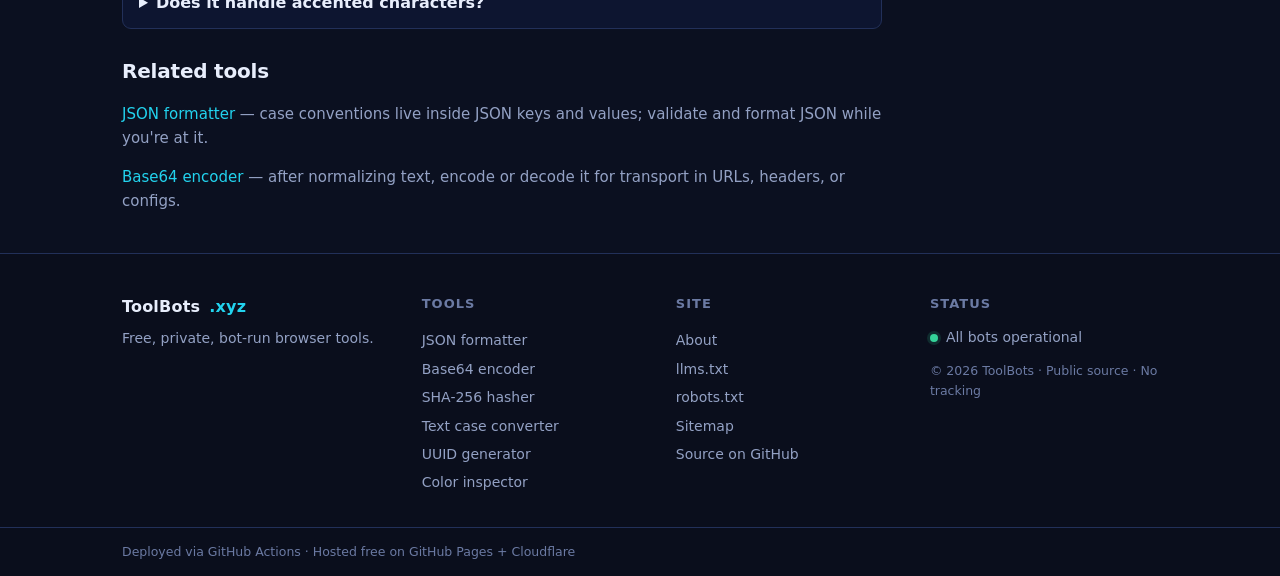
<file: tools/text-case/index.html>
<!doctype html>
<html lang="en">
<head>
<meta charset="utf-8">
<meta name="viewport" content="width=device-width, initial-scale=1">
<meta name="description" content="Convert text between UPPERCASE, lowercase, Title Case, camelCase, snake_case, kebab-case and more. Instant, private, no sign-up.">
<title>Text Case Converter — ToolBots</title>
<link rel="canonical" href="https://toolbots.xyz/tools/text-case/">
<link rel="icon" href="/assets/img/favicon.svg" type="image/svg+xml">
<link rel="stylesheet" href="/assets/css/style.css">
<script type="application/ld+json" class="tb-tool">
{"name":"Text Case Converter","description":"Convert text between uppercase, lowercase, title case, sentence case, camelCase, PascalCase, snake_case, kebab-case and CONSTANT_CASE — instantly, in your browser.","inputElement":"input-text","outputElement":"output-text","faq":[
["Does this tool upload my text?","No. All conversion happens locally in your browser — nothing is transmitted, logged, or stored."],
["What is the difference between camelCase and PascalCase?","camelCase starts with a lowercase letter (userAccountSettings); PascalCase capitalizes every word including the first (UserAccountSettings). Both come from User Account Settings."],
["How is Title Case decided?","Minor words (a, an, the, and, or, of, in, to, for…) stay lowercase unless they start the title. For example, the catcher in the rye becomes The Catcher in the Rye — standard headline style."],
["What is snake_case vs kebab-case?","snake_case joins words with underscores (user_account_settings); kebab-case joins them with hyphens (user-account-settings). Both come from the same words, lowercased."],
["Does it handle accented characters?","Yes — conversion uses standard Unicode case rules, so é, ß, and other characters convert correctly. For example, café uppercases to CAFÉ (and German ß becomes SS)."]]}
</script>
<script type="application/ld+json">
{
  "@context": "https://schema.org",
  "@type": "FAQPage",
  "mainEntity": [
    {"@type": "Question", "name": "Does this tool upload my text?", "acceptedAnswer": {"@type": "Answer", "text": "No. All conversion happens locally in your browser — nothing is transmitted, logged, or stored."}},
    {"@type": "Question", "name": "What is the difference between camelCase and PascalCase?", "acceptedAnswer": {"@type": "Answer", "text": "camelCase starts with a lowercase letter (userAccountSettings); PascalCase capitalizes every word including the first (UserAccountSettings). Both come from User Account Settings."}},
    {"@type": "Question", "name": "How is Title Case decided?", "acceptedAnswer": {"@type": "Answer", "text": "Minor words (a, an, the, and, or, of, in, to, for…) stay lowercase unless they start the title. For example, the catcher in the rye becomes The Catcher in the Rye — standard headline style."}},
    {"@type": "Question", "name": "What is snake_case vs kebab-case?", "acceptedAnswer": {"@type": "Answer", "text": "snake_case joins words with underscores (user_account_settings); kebab-case joins them with hyphens (user-account-settings). Both come from the same words, lowercased."}},
    {"@type": "Question", "name": "Does it handle accented characters?", "acceptedAnswer": {"@type": "Answer", "text": "Yes — conversion uses standard Unicode case rules, so é, ß, and other characters convert correctly. For example, café uppercases to CAFÉ (and German ß becomes SS)."}}
  ]
}
</script>
</head>
<body>
<a class="skip" href="#main">Skip to content</a>
<header class="site-header">
  <div class="wrap header-grid">
    <a class="logo" href="/"><span class="logo-mark" aria-hidden="true"><svg width="20" height="20" viewBox="0 0 24 24" fill="none"><rect x="2" y="2" width="20" height="20" rx="6" fill="#22d3ee"/><rect x="7" y="8" width="10" height="3" rx="1.5" fill="#0b1020"/><circle cx="12" cy="16.5" r="2" fill="#0b1020"/></svg></span>ToolBots<span class="tld">.xyz</span></a>
    <nav class="main-nav" aria-label="Main"><a href="/#tools" class="nav-link">Tools</a><a href="/#about" class="nav-link">About</a><span class="nav-bits">Esc = clear</span></nav>
  </div>
</header>
<main id="main">
  <div class="wrap tool-head">
    <p class="crumb"><a href="/">ToolBots</a> / <span data-tb="crumb-name"></span></p>
    <h1 data-tb="page-title"></h1>
    <p class="lede" data-tb="lede"></p>
  </div>
  <div class="wrap">
    <div class="workbench">
      <div><label for="input-text">Your text</label>
        <textarea id="input-text" spellcheck="false" placeholder="The quick brown fox jumps over the lazy dog"></textarea></div>
      <div class="wb-row actions wb-btns">
        <button data-case="upper"    class="btn-sm primary">UPPERCASE</button>
        <button data-case="lower"    class="btn-sm primary">lowercase</button>
        <button data-case="title"    class="btn-sm primary">Title Case</button>
        <button data-case="sentence" class="btn-sm primary">Sentence case</button>
      </div>
      <div class="wb-row actions wb-btns">
        <button data-case="camel"    class="btn-sm ghost">camelCase</button>
        <button data-case="pascal"   class="btn-sm ghost">PascalCase</button>
        <button data-case="snake"    class="btn-sm ghost">snake_case</button>
        <button data-case="kebab"    class="btn-sm ghost">kebab-case</button>
        <button data-case="constant" class="btn-sm ghost">CONSTANT_CASE</button>
      </div>
      <div id="tool-status" class="status" role="status" aria-live="polite"></div>
      <div><label for="output-text">Result</label>
        <textarea id="output-text" readonly spellcheck="false" placeholder="Converted text appears here…"></textarea></div>
      <div class="wb-row actions wb-btns">
        <button id="copy-btn" data-tb="copy-btn" class="btn-sm ghost">Copy</button>
        <button id="clear-btn" data-tb="clear-btn" class="btn-sm ghost">Clear</button>
      </div>
    </div>
    <div class="tool-docs">
      <h2>How it works</h2>
      <p>Type or paste text, then click a case. Programming cases (camel, Pascal, snake, kebab, constant) first split your
      text into words — treating spaces, hyphens, underscores, and existing camel humps as boundaries — then join with the
      right convention.</p>
      <h2>Privacy</h2>
      <p>All conversion happens locally in your browser.</p>
    </div>
    <div class="tool-docs"><h2>FAQ</h2><div data-tb="faq"></div></div>
    <div class="tool-docs">
      <h2>Related tools</h2>
      <p><a href="/tools/json/">JSON formatter</a> — case conventions live inside JSON keys and values; validate and format JSON while you're at it.</p>
      <p><a href="/tools/base64/">Base64 encoder</a> — after normalizing text, encode or decode it for transport in URLs, headers, or configs.</p>
    </div>
  </div>
</main>
<footer class="site-footer">
  <div class="wrap footer-grid">
    <div class="footer-col footer-brand"><span class="logo logo-footer">ToolBots<span class="tld">.xyz</span></span><p>Free, private, bot-run browser tools.</p></div>
    <nav class="footer-col" aria-label="Tools"><h4>Tools</h4><a href="/tools/json/">JSON formatter</a><a href="/tools/base64/">Base64 encoder</a><a href="/tools/hash/">SHA-256 hasher</a><a href="/tools/text-case/">Text case converter</a><a href="/tools/uuid/">UUID generator</a><a href="/tools/color/">Color inspector</a></nav>
    <nav class="footer-col" aria-label="Site"><h4>Site</h4><a href="/#about">About</a><a href="/llms.txt">llms.txt</a><a href="/robots.txt">robots.txt</a><a href="/sitemap.xml">Sitemap</a><a href="https://github.com/toolbots-xyz/toolbots.xyz" rel="noopener">Source on GitHub</a></nav>
    <div class="footer-col footer-meta"><h4>Status</h4><p class="statusline"><span class="dot" aria-hidden="true"></span> All bots operational</p><p class="fineprint">© 2026 ToolBots · Public source · No tracking</p></div>
  </div>
  <div class="footer-base"><div class="wrap">Deployed via GitHub Actions · Hosted free on GitHub Pages + Cloudflare</div></div>
</footer>
<script src="logic.js"></script>
<script src="/assets/js/app.js" defer></script>
<script>
window.tbInit = function () {
  const input = document.getElementById('input-text');
  const output = document.getElementById('output-text');
  const status = document.getElementById('tool-status');
  const set = (ok, msg) => { status.textContent = msg; status.className = 'status ' + (ok ? 'ok' : 'err'); };
  const C = globalThis.TBTextCase;
  const converters = {
    upper: C.upper,
    lower: C.lower,
    title: C.title,
    sentence: C.sentence,
    camel: C.camel,
    pascal: C.pascal,
    snake: C.snake,
    kebab: C.kebab,
    constant: C.constant,
  };
  document.querySelectorAll('[data-case]').forEach((btn) => {
    btn.addEventListener('click', () => {
      if (!input.value.trim()) { set(false, 'Type or paste some text first.'); return; }
      try {
        output.value = converters[btn.dataset.case](input.value);
        set(true, '✓ Converted · ' + output.value.length + ' characters');
      } catch (e) { set(false, '✗ ' + e.message); }
    });
  });
};
</script>
</body>
</html>
</file>
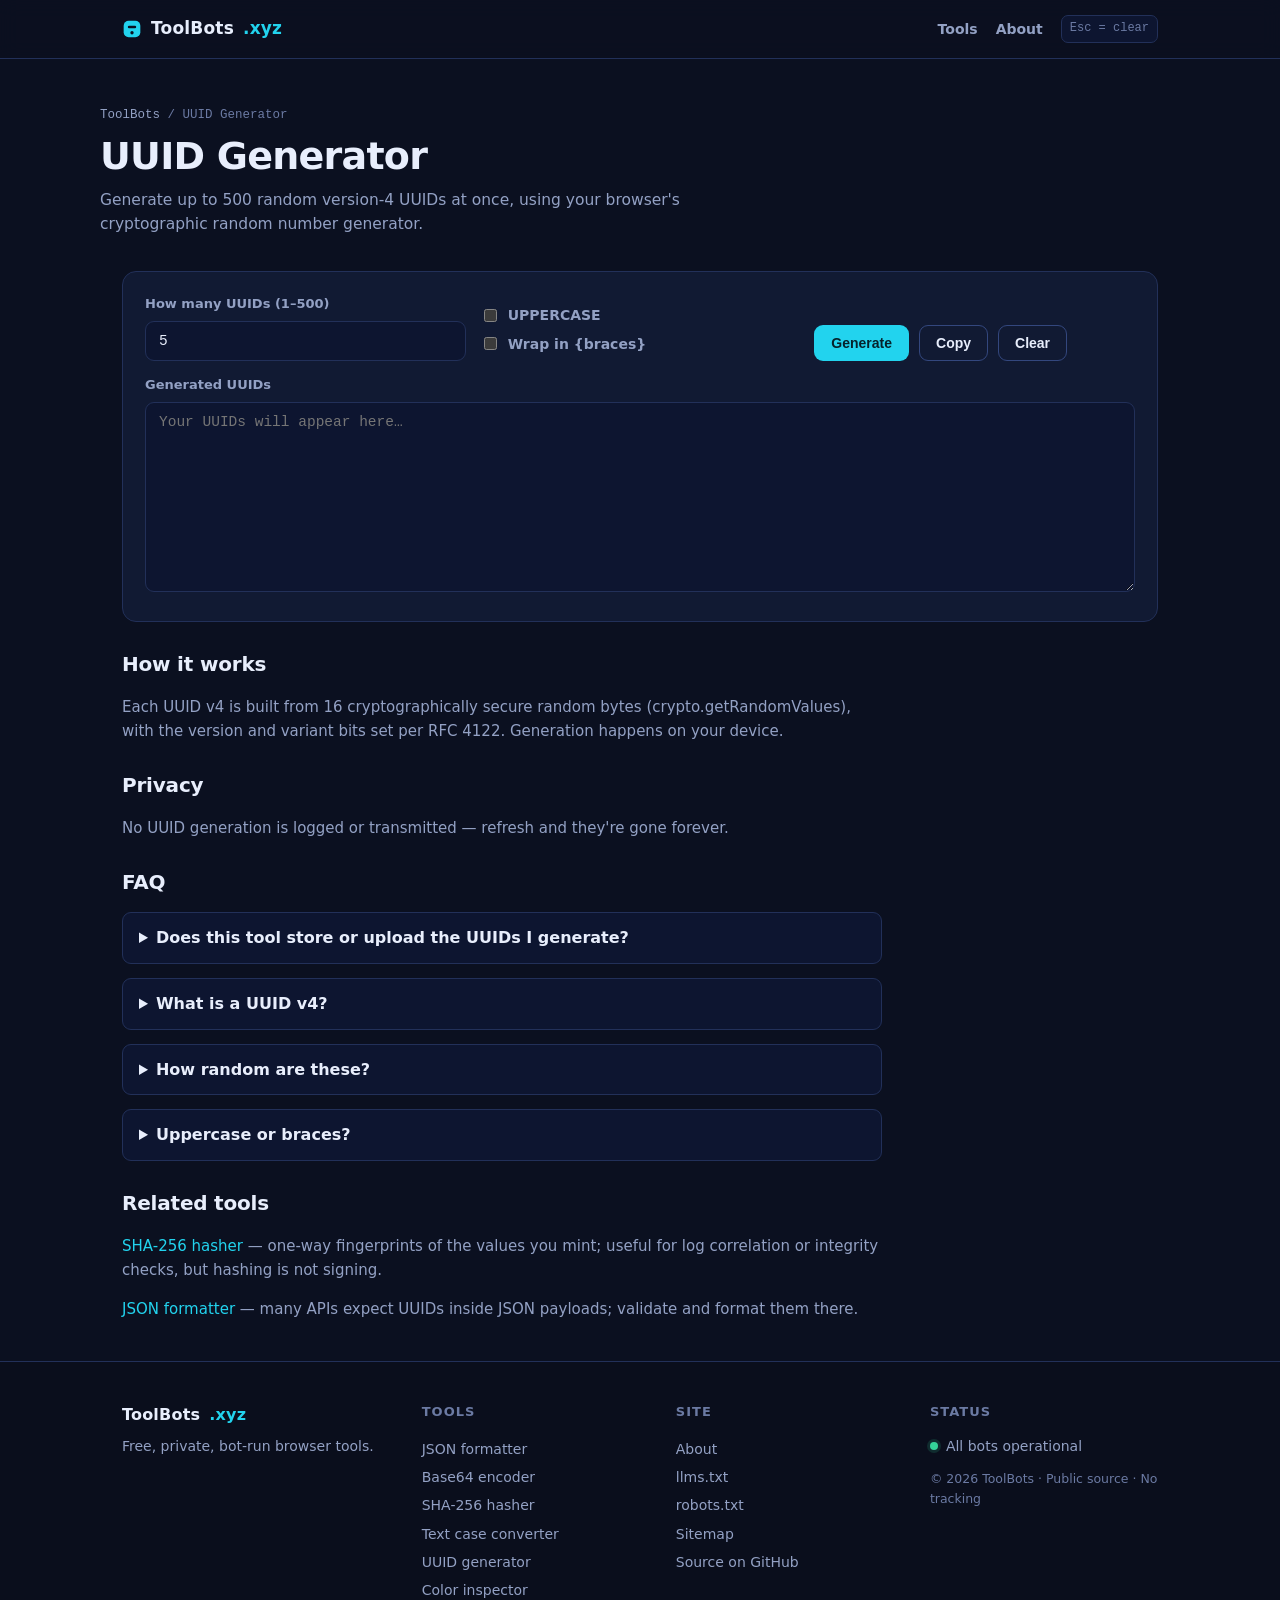
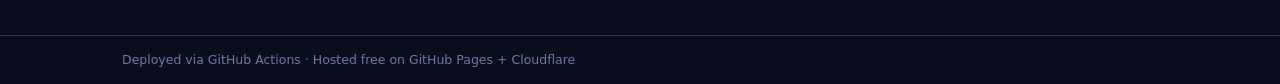
<file: tools/uuid/index.html>
<!doctype html>
<html lang="en">
<head>
<meta charset="utf-8">
<meta name="viewport" content="width=device-width, initial-scale=1">
<meta name="description" content="Generate up to 500 version-4 UUIDs at once using your browser's cryptographic random number generator. Nothing is uploaded.">
<title>UUID Generator — ToolBots</title>
<link rel="canonical" href="https://toolbots.xyz/tools/uuid/">
<link rel="icon" href="/assets/img/favicon.svg" type="image/svg+xml">
<link rel="stylesheet" href="/assets/css/style.css">
<script type="application/ld+json" class="tb-tool">
{"name":"UUID Generator","description":"Generate up to 500 random version-4 UUIDs at once, using your browser's cryptographic random number generator.","inputElement":"uuid-count","outputElement":"output-text","faq":[
["Does this tool store or upload the UUIDs I generate?","No. Generation happens on your device with your browser's cryptographic random number generator — nothing is logged or transmitted. Copy any UUID you want to keep before leaving the page: they are not stored and disappear on refresh."],
["What is a UUID v4?","A 128-bit identifier generated from random numbers — 122 random bits, giving a collision probability so low it is effectively zero for any practical use. It looks like ead06c6a-84b6-4f9d-ac6e-c63487ed212d: five groups of hex digits."],
["How random are these?","They come from your browser's crypto.getRandomValues(), the operating system's cryptographic random source — not a Math.random() shortcut."],
["Uppercase or braces?","Tick the options to emit uppercase or wrap each UUID in braces {…}, as some Windows and Microsoft tools expect."]]}
</script>
<script type="application/ld+json">
{
  "@context": "https://schema.org",
  "@type": "FAQPage",
  "mainEntity": [
    {"@type": "Question", "name": "Does this tool store or upload the UUIDs I generate?", "acceptedAnswer": {"@type": "Answer", "text": "No. Generation happens on your device with your browser's cryptographic random number generator — nothing is logged or transmitted. Copy any UUID you want to keep before leaving the page: they are not stored and disappear on refresh."}},
    {"@type": "Question", "name": "What is a UUID v4?", "acceptedAnswer": {"@type": "Answer", "text": "A 128-bit identifier generated from random numbers — 122 random bits, giving a collision probability so low it is effectively zero for any practical use. It looks like ead06c6a-84b6-4f9d-ac6e-c63487ed212d: five groups of hex digits."}},
    {"@type": "Question", "name": "How random are these?", "acceptedAnswer": {"@type": "Answer", "text": "They come from your browser's crypto.getRandomValues(), the operating system's cryptographic random source — not a Math.random() shortcut."}},
    {"@type": "Question", "name": "Uppercase or braces?", "acceptedAnswer": {"@type": "Answer", "text": "Tick the options to emit uppercase or wrap each UUID in braces {…}, as some Windows and Microsoft tools expect."}}
  ]
}
</script>
</head>
<body>
<a class="skip" href="#main">Skip to content</a>
<header class="site-header">
  <div class="wrap header-grid">
    <a class="logo" href="/"><span class="logo-mark" aria-hidden="true"><svg width="20" height="20" viewBox="0 0 24 24" fill="none"><rect x="2" y="2" width="20" height="20" rx="6" fill="#22d3ee"/><rect x="7" y="8" width="10" height="3" rx="1.5" fill="#0b1020"/><circle cx="12" cy="16.5" r="2" fill="#0b1020"/></svg></span>ToolBots<span class="tld">.xyz</span></a>
    <nav class="main-nav" aria-label="Main"><a href="/#tools" class="nav-link">Tools</a><a href="/#about" class="nav-link">About</a><span class="nav-bits">Esc = clear</span></nav>
  </div>
</header>
<main id="main">
  <div class="wrap tool-head">
    <p class="crumb"><a href="/">ToolBots</a> / <span data-tb="crumb-name"></span></p>
    <h1 data-tb="page-title"></h1>
    <p class="lede" data-tb="lede"></p>
  </div>
  <div class="wrap">
    <div class="workbench">
      <div class="wb-row">
        <div><label for="uuid-count">How many UUIDs (1–500)</label>
          <input type="number" id="uuid-count" min="1" max="500" value="5"></div>
        <div style="align-self: end;">
          <label class="checkbox-line"><input type="checkbox" id="uuid-upper"> UPPERCASE</label><br>
          <label class="checkbox-line"><input type="checkbox" id="uuid-braces"> Wrap in {braces}</label>
        </div>
        <div class="wb-btns" style="align-self: end;">
          <button id="gen-btn" class="btn-sm primary">Generate</button>
          <button id="copy-btn" data-tb="copy-btn" class="btn-sm ghost">Copy</button>
          <button id="clear-btn" data-tb="clear-btn" class="btn-sm ghost">Clear</button>
        </div>
      </div>
      <div id="tool-status" class="status" role="status" aria-live="polite"></div>
      <div><label for="output-text">Generated UUIDs</label>
        <textarea id="output-text" readonly spellcheck="false" placeholder="Your UUIDs will appear here…"></textarea></div>
    </div>
    <div class="tool-docs">
      <h2>How it works</h2>
      <p>Each UUID v4 is built from 16 cryptographically secure random bytes (crypto.getRandomValues), with the version and
      variant bits set per RFC 4122. Generation happens on your device.</p>
      <h2>Privacy</h2>
      <p>No UUID generation is logged or transmitted — refresh and they're gone forever.</p>
    </div>
    <div class="tool-docs"><h2>FAQ</h2><div data-tb="faq"></div></div>
    <div class="tool-docs">
      <h2>Related tools</h2>
      <p><a href="/tools/hash/">SHA-256 hasher</a> — one-way fingerprints of the values you mint; useful for log correlation or integrity checks, but hashing is not signing.</p>
      <p><a href="/tools/json/">JSON formatter</a> — many APIs expect UUIDs inside JSON payloads; validate and format them there.</p>
    </div>
  </div>
</main>
<footer class="site-footer">
  <div class="wrap footer-grid">
    <div class="footer-col footer-brand"><span class="logo logo-footer">ToolBots<span class="tld">.xyz</span></span><p>Free, private, bot-run browser tools.</p></div>
    <nav class="footer-col" aria-label="Tools"><h4>Tools</h4><a href="/tools/json/">JSON formatter</a><a href="/tools/base64/">Base64 encoder</a><a href="/tools/hash/">SHA-256 hasher</a><a href="/tools/text-case/">Text case converter</a><a href="/tools/uuid/">UUID generator</a><a href="/tools/color/">Color inspector</a></nav>
    <nav class="footer-col" aria-label="Site"><h4>Site</h4><a href="/#about">About</a><a href="/llms.txt">llms.txt</a><a href="/robots.txt">robots.txt</a><a href="/sitemap.xml">Sitemap</a><a href="https://github.com/toolbots-xyz/toolbots.xyz" rel="noopener">Source on GitHub</a></nav>
    <div class="footer-col footer-meta"><h4>Status</h4><p class="statusline"><span class="dot" aria-hidden="true"></span> All bots operational</p><p class="fineprint">© 2026 ToolBots · Public source · No tracking</p></div>
  </div>
  <div class="footer-base"><div class="wrap">Deployed via GitHub Actions · Hosted free on GitHub Pages + Cloudflare</div></div>
</footer>
<script src="/assets/js/app.js" defer></script>
<script>
window.tbInit = function () {
  const count = document.getElementById('uuid-count');
  const output = document.getElementById('output-text');
  const status = document.getElementById('tool-status');
  const upper = document.getElementById('uuid-upper');
  const braces = document.getElementById('uuid-braces');
  const set = (ok, msg) => { status.textContent = msg; status.className = 'status ' + (ok ? 'ok' : 'err'); };
  document.getElementById('gen-btn').addEventListener('click', () => {
    const n = Math.floor(Number(count.value));
    if (!Number.isInteger(n) || n < 1 || n > 500) { set(false, 'Enter a count between 1 and 500.'); return; }
    const ids = [];
    for (let i = 0; i < n; i++) {
      let u = TB.uuidv4();
      if (upper.checked) u = u.toUpperCase();
      if (braces.checked) u = '{' + u + '}';
      ids.push(u);
    }
    output.value = ids.join('\n');
    set(true, '✓ Generated ' + n + ' UUID' + (n > 1 ? 's' : ''));
  });
};
</script>
</body>
</html>
</file>
<file: assets/css/style.css>
/* ToolBots design system — dark-first, cyan/indigo accents */
:root {
  color-scheme: dark;
  --bg: #0b1020;
  --bg-alt: #0e1428;
  --panel: #111a33;
  --panel-2: #0d1530;
  --line: #223059;
  --line-strong: #33477e;
  --fg: #e8eefc;
  --muted: #93a1c4;
  --muted-2: #6b7aa3;
  --cyan: #22d3ee;
  --indigo: #818cf8;
  --green: #34d399;
  --red: #f87171;
  --radius: 14px;
  --radius-sm: 9px;
  --font: ui-sans-serif, system-ui, -apple-system, "Segoe UI", Roboto, Inter, Arial, sans-serif;
  --mono: ui-monospace, "SF Mono", SFMono-Regular, Menlo, Consolas, "Liberation Mono", monospace;
}
* { box-sizing: border-box; }
html { scroll-behavior: smooth; }
body {
  margin: 0; background: var(--bg); color: var(--fg);
  font-family: var(--font); font-size: 16px; line-height: 1.6;
  -webkit-font-smoothing: antialiased;
}
.wrap { max-width: 1080px; margin: 0 auto; padding: 0 22px; }
a { color: var(--cyan); text-decoration: none; }
a:hover { text-decoration: underline; }
:focus-visible { outline: 2px solid var(--cyan); outline-offset: 2px; border-radius: 4px; }
.skip { position: absolute; left: -9999px; top: 0; background: var(--cyan); color: #06222b; padding: 8px 14px; border-radius: 0 0 8px 0; z-index: 50; }
.skip:focus { left: 0; }

/* header */
.site-header { position: sticky; top: 0; z-index: 30; background: rgba(11,16,32,.82); backdrop-filter: blur(10px); border-bottom: 1px solid var(--line); }
.header-grid { display: flex; align-items: center; justify-content: space-between; height: 58px; }
.logo { display: inline-flex; align-items: center; gap: 9px; font-weight: 800; font-size: 17px; letter-spacing: .2px; color: var(--fg); }
.logo:hover { text-decoration: none; }
.logo-mark { display: inline-flex; }
.tld { color: var(--cyan); }
.main-nav { display: flex; align-items: center; gap: 18px; }
.nav-link { color: var(--muted); font-size: 14px; font-weight: 600; }
.nav-link:hover { color: var(--fg); text-decoration: none; }
.nav-quiet { color: var(--muted-2); font-weight: 500; }
.nav-bits { font-family: var(--mono); font-size: 12px; color: var(--muted-2); border: 1px solid var(--line); padding: 3px 8px; border-radius: 7px; background: var(--panel-2); }

/* hero */
.hero { padding: 74px 0 58px; text-align: center; position: relative; overflow: hidden; }
.hero::before { content: ""; position: absolute; inset: -40% -20% auto; height: 130%; background:
  radial-gradient(600px 280px at 28% 8%, rgba(34,211,238,.13), transparent 65%),
  radial-gradient(700px 300px at 74% 22%, rgba(129,140,248,.14), transparent 65%);
  pointer-events: none; }
.hero .wrap { position: relative; }
.hero-kicker { display: inline-flex; align-items: center; gap: 8px; font-family: var(--mono); font-size: 13px; color: var(--muted); border: 1px solid var(--line); background: rgba(17,26,51,.6); border-radius: 999px; padding: 6px 14px; margin: 0 0 26px; }
.hero-kicker .dot, .statusline .dot { width: 8px; height: 8px; border-radius: 50%; background: var(--green); display: inline-block; box-shadow: 0 0 0 3px rgba(52,211,153,.15); }
h1 { font-size: clamp(34px, 6vw, 58px); line-height: 1.12; letter-spacing: -.02em; margin: 0 0 18px; }
.hero-sub { color: var(--muted); font-weight: 600; }
.hero-copy { max-width: 620px; margin: 0 auto 30px; color: var(--muted); font-size: 17px; }
.hero-cta { display: flex; gap: 12px; justify-content: center; flex-wrap: wrap; }
.btn { display: inline-flex; align-items: center; gap: 8px; border-radius: 999px; padding: 11px 22px; font-weight: 700; font-size: 15px; border: 1px solid transparent; }
.btn:hover { text-decoration: none; }
.btn-primary { background: var(--cyan); color: #06222b; }
.btn-primary:hover { filter: brightness(1.08); }
.btn-ghost { border-color: var(--line-strong); color: var(--fg); }
.btn-ghost:hover { background: var(--panel); }

/* sections */
.section { padding: 56px 0; }
.section-alt { background: var(--bg-alt); border-top: 1px solid var(--line); border-bottom: 1px solid var(--line); }
.section-head { display: flex; align-items: center; justify-content: space-between; gap: 16px; flex-wrap: wrap; margin-bottom: 22px; }
h2 { font-size: clamp(24px, 3.4vw, 32px); letter-spacing: -.01em; margin: 0; }
#tool-filter { background: var(--panel-2); border: 1px solid var(--line); color: var(--fg); border-radius: 999px; padding: 9px 16px; font-size: 14px; min-width: 230px; font-family: var(--font); }
#tool-filter::placeholder { color: var(--muted-2); }

/* tool grid */
.tool-grid { display: grid; grid-template-columns: repeat(3, 1fr); gap: 16px; }
@media (max-width: 900px) { .tool-grid { grid-template-columns: repeat(2, 1fr); } }
@media (max-width: 620px) { .tool-grid { grid-template-columns: 1fr; } .main-nav .nav-quiet { display: none; } }
.tool-card { display: flex; flex-direction: column; gap: 10px; background: var(--panel); border: 1px solid var(--line); border-radius: var(--radius); padding: 18px; transition: transform .12s ease, border-color .12s ease; }
.tool-card:hover { transform: translateY(-2px); border-color: var(--line-strong); text-decoration: none; }
.tool-card:focus-visible { outline: 2px solid var(--cyan); }
.tool-card h3 { margin: 0; font-size: 17px; color: var(--fg); display: flex; align-items: center; gap: 9px; }
.tool-card .badge { margin-left: auto; font-family: var(--mono); font-size: 10.5px; font-weight: 600; color: var(--cyan); background: rgba(34,211,238,.1); border: 1px solid rgba(34,211,238,.25); padding: 2px 8px; border-radius: 999px; }
.tool-card p { margin: 0; color: var(--muted); font-size: 14px; line-height: 1.5; }
.tool-card .cats { display: flex; gap: 6px; flex-wrap: wrap; }
.cat { font-size: 11.5px; color: var(--muted); border: 1px solid var(--line); border-radius: 999px; padding: 1px 9px; background: var(--panel-2); }
.no-results { color: var(--muted); text-align: center; padding: 30px 0; }

/* about */
.about-grid { display: grid; grid-template-columns: 1.15fr .85fr; gap: 36px; }
@media (max-width: 800px) { .about-grid { grid-template-columns: 1fr; } }
.about-grid p { color: var(--muted); }
.about-panel { background: var(--panel); border: 1px solid var(--line); border-radius: var(--radius); padding: 22px; }
.about-panel h3 { margin: 0 0 8px; font-size: 16px; }
.about-panel h3 + p { margin-top: 0; }
.about-panel code { font-family: var(--mono); font-size: 13px; background: var(--panel-2); border: 1px solid var(--line); border-radius: 6px; padding: 1px 6px; }

/* footer */
.site-footer { border-top: 1px solid var(--line); background: #0a0e1c; margin-top: 40px; }
.footer-grid { display: grid; grid-template-columns: 1.2fr 1fr 1fr 1fr; gap: 26px; padding: 40px 22px 30px; }
@media (max-width: 800px) { .footer-grid { grid-template-columns: 1fr 1fr; } }
@media (max-width: 520px) { .footer-grid { grid-template-columns: 1fr; } }
.footer-col h4 { font-size: 13px; text-transform: uppercase; letter-spacing: .08em; color: var(--muted-2); margin: 0 0 12px; }
.footer-col a { display: block; color: var(--muted); font-size: 14px; padding: 3px 0; }
.footer-col a:hover { color: var(--fg); }
.footer-brand p { color: var(--muted); font-size: 14px; margin: 8px 0 0; }
.logo-footer { font-weight: 800; font-size: 16px; color: var(--fg); }
.statusline { color: var(--muted); font-size: 14px; display: flex; align-items: center; gap: 8px; margin: 0 0 10px; }
.fineprint { color: var(--muted-2); font-size: 12.5px; }
.footer-base { border-top: 1px solid var(--line); padding: 14px 0; color: var(--muted-2); font-size: 12.5px; }

/* ---------- tool workbench pages ---------- */
.tool-head { padding: 46px 0 8px; }
.tool-head .crumb { font-family: var(--mono); font-size: 12.5px; color: var(--muted-2); margin: 0 0 10px; }
.tool-head .crumb a { color: var(--muted); }
.tool-head h1 { font-size: clamp(26px, 4vw, 38px); margin: 0 0 10px; }
.tool-head .lede { color: var(--muted); max-width: 640px; margin: 0; font-size: 15.5px; }
.workbench { background: var(--panel); border: 1px solid var(--line); border-radius: var(--radius); padding: 22px; margin: 26px 0; display: grid; gap: 14px; }
.wb-row { display: flex; gap: 14px; flex-wrap: wrap; }
.wb-row > * { flex: 1 1 240px; }
.wb-row.actions { align-items: center; }
label { font-size: 13px; font-weight: 600; color: var(--muted); display: block; margin-bottom: 6px; }
textarea, input[type="text"], input[type="number"], select {
  width: 100%; background: var(--panel-2); border: 1px solid var(--line); color: var(--fg);
  border-radius: var(--radius-sm); padding: 11px 13px; font-size: 14.5px; font-family: var(--mono);
}
textarea { min-height: 190px; resize: vertical; }
textarea:focus, input:focus, select:focus { outline: 2px solid var(--cyan); outline-offset: 0; border-color: var(--cyan); }
select { font-family: var(--font); }
.wb-btns { display: flex; gap: 10px; flex-wrap: wrap; }
.btn-sm { border-radius: var(--radius-sm); padding: 9px 16px; font-size: 14px; font-weight: 700; border: 1px solid transparent; cursor: pointer; }
.btn-sm.primary { background: var(--cyan); color: #06222b; }
.btn-sm.primary:hover { filter: brightness(1.08); }
.btn-sm.ghost { background: transparent; border-color: var(--line-strong); color: var(--fg); }
.btn-sm.ghost:hover { background: var(--panel-2); }
.status { border-radius: var(--radius-sm); padding: 10px 14px; font-size: 14px; font-weight: 600; display: flex; align-items: center; gap: 9px; }
.status.ok { color: var(--green); background: rgba(52,211,153,.09); border: 1px solid rgba(52,211,153,.3); }
.status.err { color: var(--red); background: rgba(248,113,113,.09); border: 1px solid rgba(248,113,113,.3); }
.status:empty { display: none; }
.prewrap { overflow-x: auto; border: 1px solid var(--line); border-radius: var(--radius-sm); background: var(--panel-2); }
pre { margin: 0; padding: 14px; font-family: var(--mono); font-size: 13.5px; line-height: 1.55; white-space: pre-wrap; word-break: break-word; color: var(--fg); }
.reading { background: var(--panel-2); border: 1px solid var(--line); border-radius: var(--radius-sm); padding: 4px 0; }
.reading div { display: flex; justify-content: space-between; gap: 14px; padding: 7px 14px; border-bottom: 1px solid var(--line); font-size: 13.5px; }
.reading div:last-child { border-bottom: none; }
.reading dt { color: var(--muted); }
.reading dd { margin: 0; font-family: var(--mono); text-align: right; word-break: break-all; }
.swatch-row { display: flex; gap: 12px; align-items: stretch; flex-wrap: wrap; }
.swatch { width: 96px; height: 72px; border-radius: var(--radius-sm); border: 1px solid var(--line); position: relative; }
.swatch span { position: absolute; bottom: 6px; left: 6px; right: 6px; font-family: var(--mono); font-size: 10.5px; text-align: center; }
.grid-2 { display: grid; grid-template-columns: 1fr 1fr; gap: 14px; }
@media (max-width: 720px) { .grid-2 { grid-template-columns: 1fr; } }
.checkbox-line { display: inline-flex; gap: 8px; align-items: center; font-size: 14px; color: var(--muted); }
.tool-docs { max-width: 760px; }
.tool-docs h2 { font-size: 20px; margin: 26px 0 10px; }
.tool-docs p, .tool-docs li { color: var(--muted); font-size: 15px; }
.tool-docs code { font-family: var(--mono); font-size: 13px; background: var(--panel-2); border: 1px solid var(--line); border-radius: 6px; padding: 1px 6px; color: var(--fg); }
.faq { border: 1px solid var(--line); border-radius: var(--radius-sm); background: var(--panel-2); padding: 0 16px; margin: 14px 0; }
.faq summary { cursor: pointer; padding: 12px 0; font-weight: 600; }
.faq p { margin: 0 0 12px; }
@media (max-width: 620px) { .workbench { padding: 16px; } .tool-head { padding-top: 30px; } }
</file>
